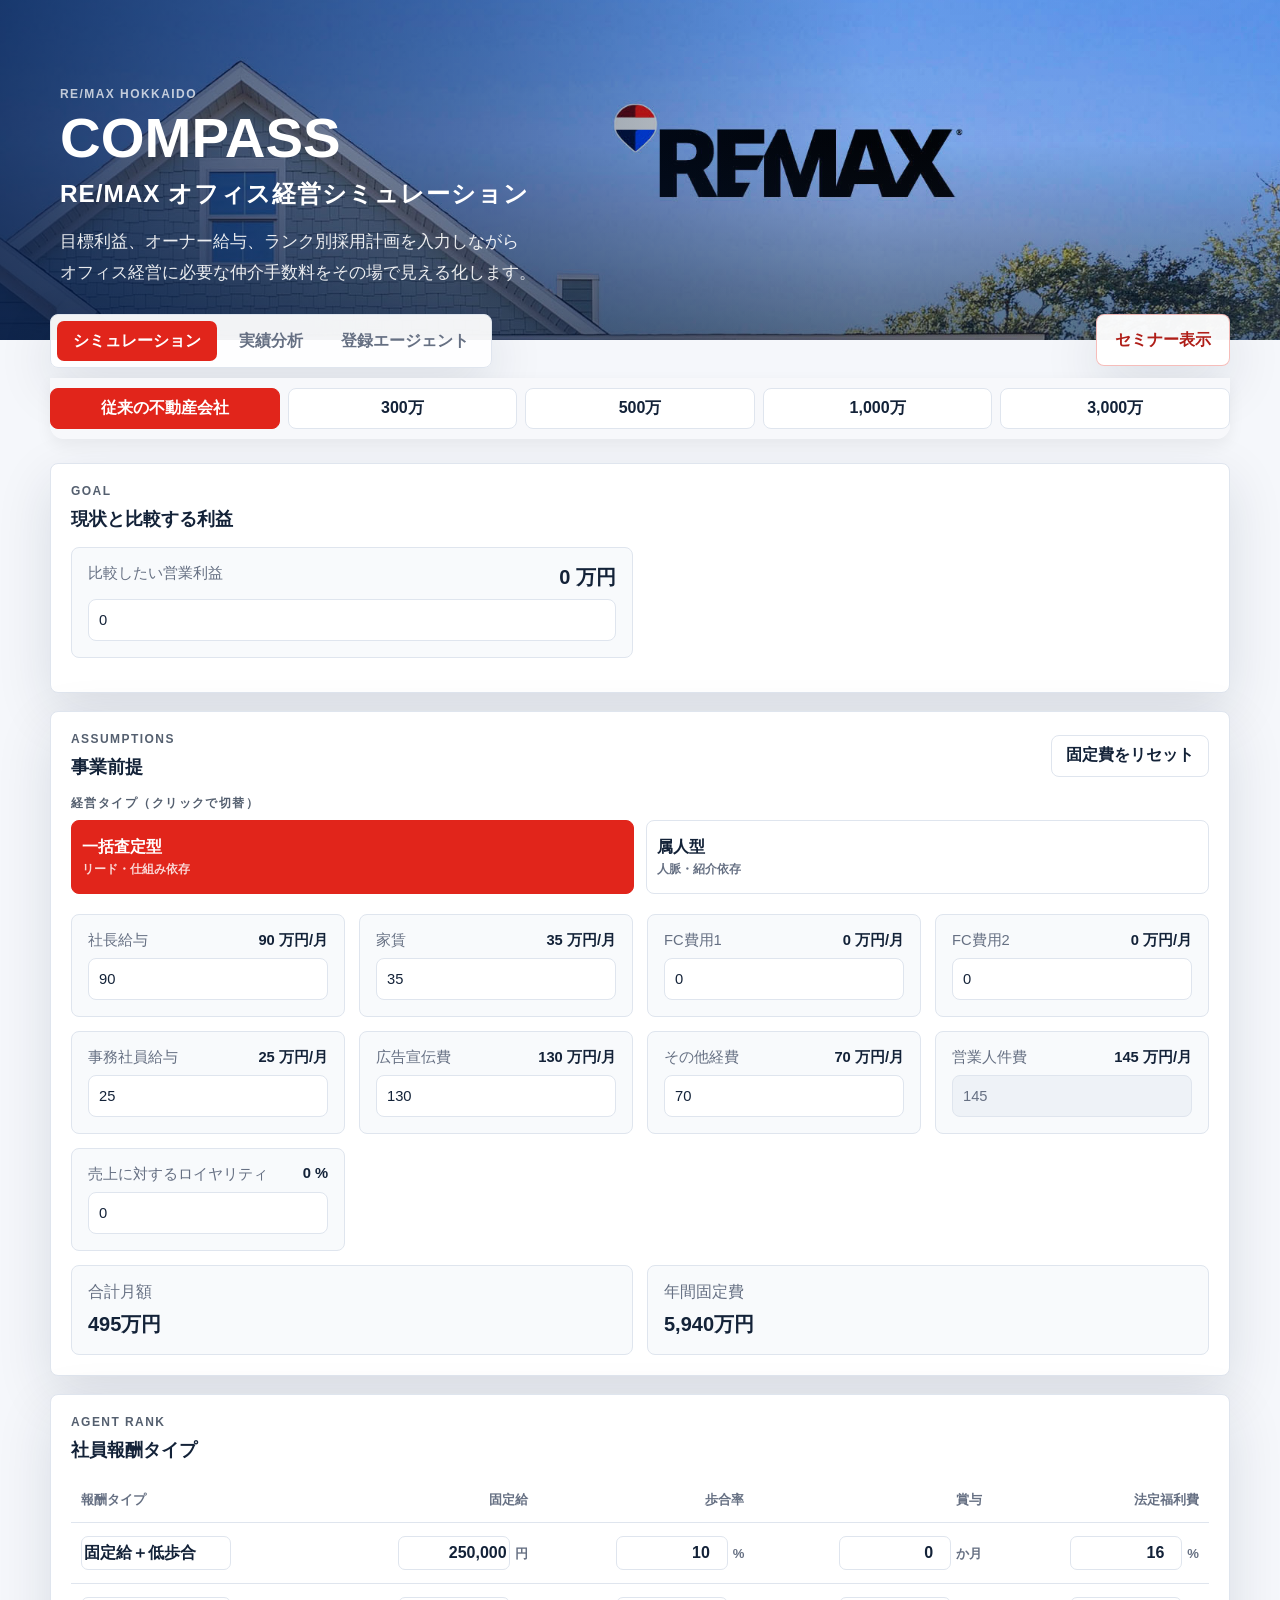
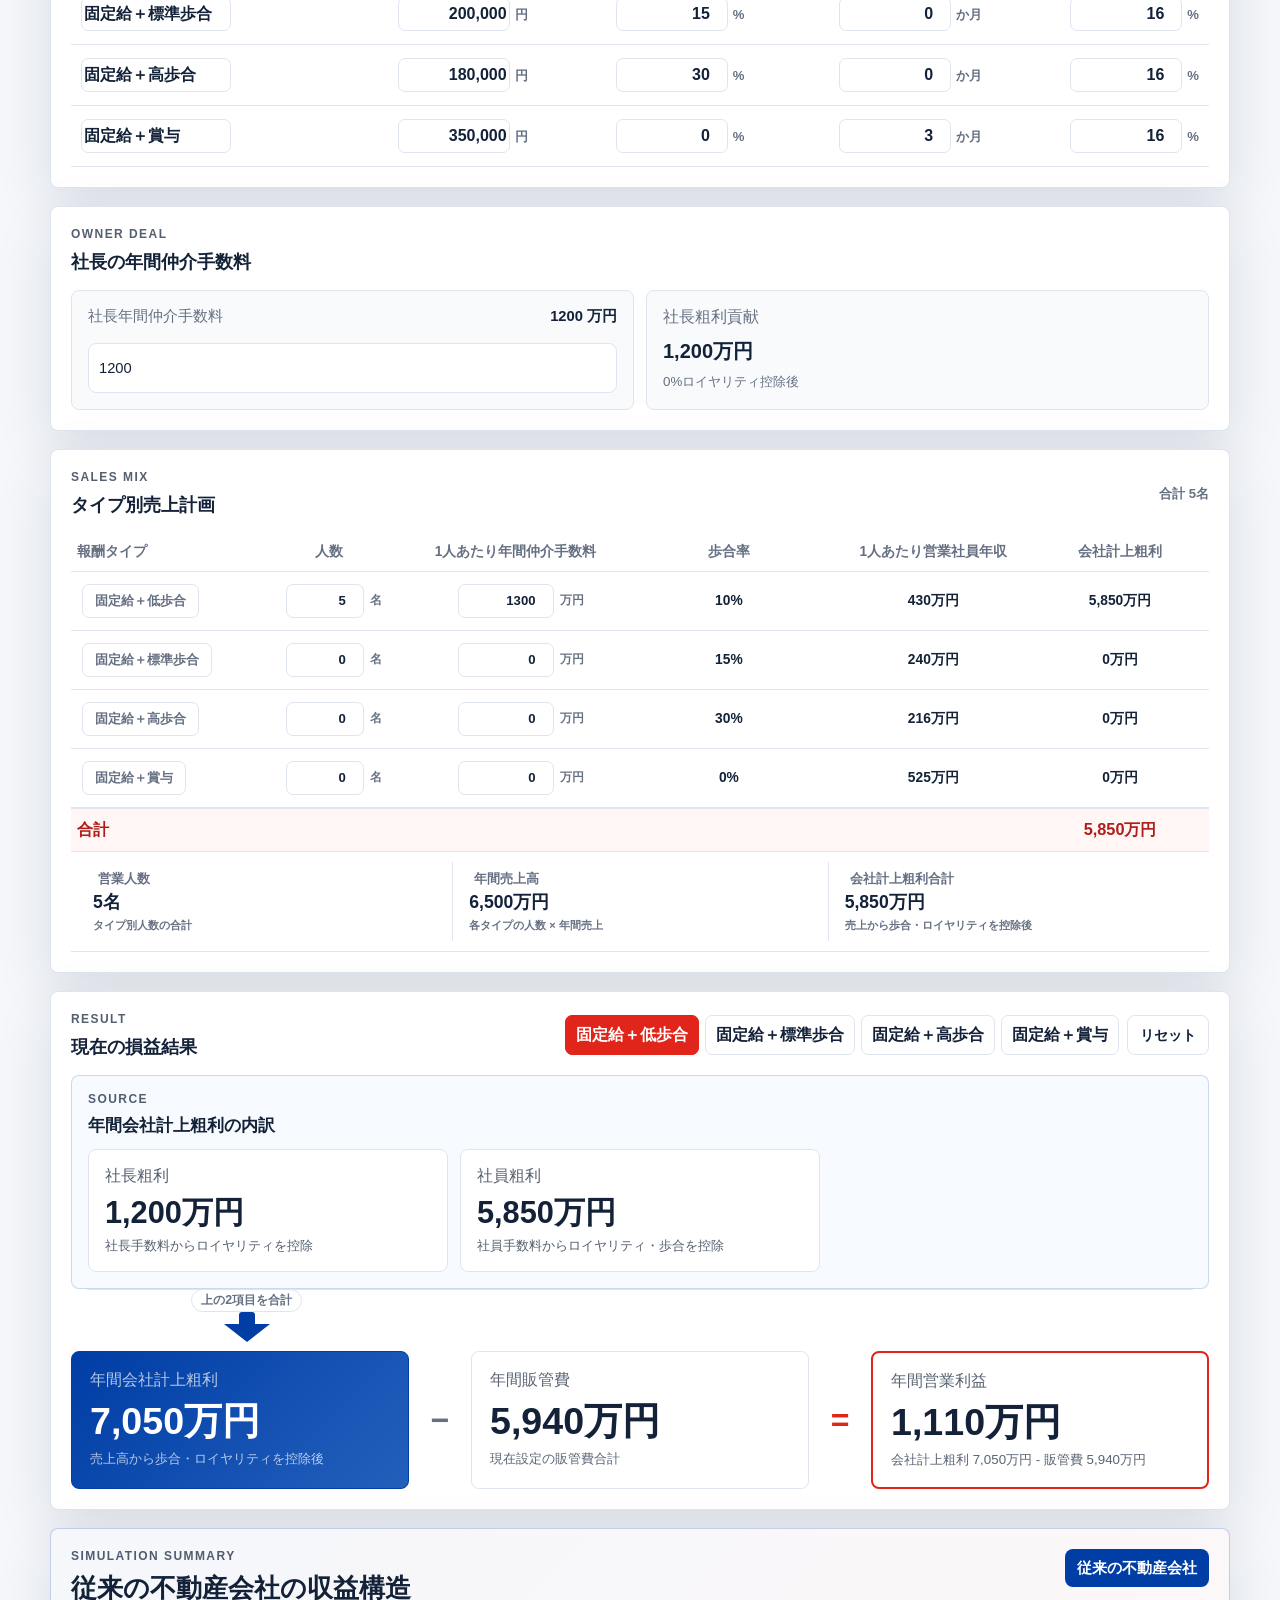
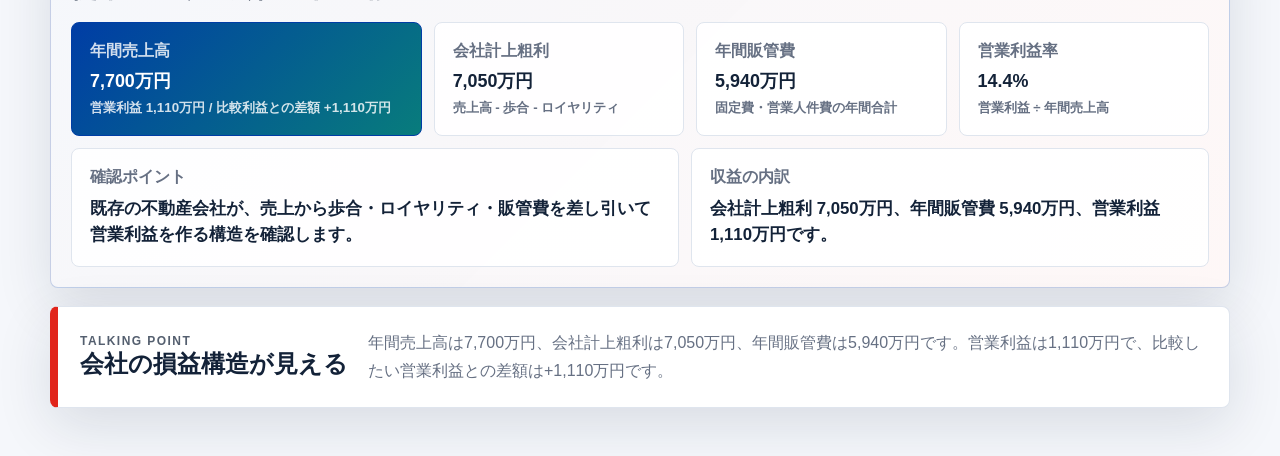
<file: index.html>
<!doctype html>
<html lang="ja">
  <head>
    <meta charset="UTF-8" />
    <meta name="viewport" content="width=device-width, initial-scale=1.0" />
    <title>COMPASS | RE/MAX オフィス経営シミュレーション</title>
    <!-- styles.css も app.js 同様、毎回キャッシュ無効化（編集が即反映されるように） -->
    <script>document.write('<link rel="stylesheet" href="styles.css?v=' + Date.now() + '">');</script>
  </head>
  <body data-view="simulation">
    <main class="app-shell">
      <section class="hero">
        <div class="hero__media" aria-hidden="true"></div>
        <div class="hero__content">
          <p class="eyebrow">RE/MAX Hokkaido</p>
          <h1>COMPASS</h1>
          <p class="hero__tagline">RE/MAX オフィス経営シミュレーション</p>
          <p>
            <span>目標利益、オーナー給与、ランク別採用計画を入力しながら</span><span>オフィス経営に必要な仲介手数料をその場で見える化します。</span>
          </p>
        </div>
      </section>

      <section class="workspace">
        <div class="workspace-topbar">
          <nav class="view-tabs" aria-label="表示切替">
            <button class="view-tab is-active" data-view-tab="simulation" type="button">シミュレーション</button>
            <button class="view-tab" data-view-tab="actual" type="button">実績分析</button>
            <button class="view-tab" data-view-tab="agents" type="button">登録エージェント</button>
          </nav>
          <button class="seminar-toggle" id="seminarToggle" type="button" aria-pressed="false">セミナー表示</button>
        </div>

        <section class="results" aria-label="シミュレーション結果">
          <div class="phase-sticky-bar">
            <div class="preset-row preset-row--phase" role="group" aria-label="利益フェーズ">
              <button class="preset is-active" data-preset="current" type="button"><strong>従来の不動産会社</strong><small>歩合・固定費型の収益構造（比較用）</small></button>
              <button class="preset" data-preset="phase300" type="button"><strong>300万</strong><small>新規独立・未経験の立ち上げ</small></button>
              <button class="preset" data-preset="phase500" type="button"><strong>500万</strong><small>少人数・固定費軽めのモデル</small></button>
              <button class="preset" data-preset="phase1000" type="button"><strong>1,000万</strong><small>10名体制の成長期モデル</small></button>
              <button class="preset" data-preset="phase3000" type="button"><strong>3,000万</strong><small>採用力で伸ばす拡大期モデル</small></button>
            </div>
          </div>
          <section class="goal-panel" aria-labelledby="goalTitle">
            <div class="panel-heading">
              <div>
                <p class="eyebrow">Goal</p>
                <h2 id="goalTitle">最初に決める目標</h2>
              </div>
            </div>

            <div class="goal-grid">
              <label class="field field--number field--target">
                <span id="targetProfitLabel">年間目標利益</span>
                <strong><output id="targetProfitOut">300</output> 万円</strong>
                <input id="targetProfit" type="number" min="0" max="5000" step="100" value="300" inputmode="numeric" />
              </label>
            </div>

          </section>

          <section class="actual-panel" aria-labelledby="actualTitle">
            <div class="panel-heading">
              <div>
                <p class="eyebrow">Actuals</p>
                <h2 id="actualTitle">売上分析</h2>
              </div>
            </div>

            <section class="analysis-section" aria-labelledby="importTitle">
              <div class="section-title">
                <div>
                  <p class="eyebrow">Import</p>
                  <h3 id="importTitle">売上CSV取込</h3>
                </div>
                <span>売上CSVから年度別・エージェント別に売上を集計します</span>
              </div>
              <div class="import-grid">
                <article>
                  <strong>売上CSV</strong>
                  <span>入金明細から各エージェントの月別売上と件数を集計します。</span>
                  <label class="file-button">
                    <input id="actualCsvInput" type="file" accept=".csv,text/csv" />
                    売上CSVを選択
                  </label>
                  <button class="secondary-file-button" id="actualCsvClearButton" type="button">読込データをクリア</button>
                  <button class="secondary-file-button" id="exportPolarisButton" type="button">📤 オフィス開発システムへ書き出し（自動連携）</button>
                </article>
              </div>
              <div class="csv-import-status" id="actualCsvImportStatus"></div>
            </section>

            <div class="actual-empty" id="actualEmpty">
              <strong>売上CSVを読み込むと、年度ごとのエージェント別売上一覧が表示されます。</strong>
              <span>登録エージェントの年間フィー一覧と同じように、月別・年間合計で確認できます。</span>
            </div>

            <div class="actual-loaded" id="actualLoaded" hidden>
              <div class="actual-offices" id="actualOfficeFilter" role="group" aria-label="オフィス選択"></div>
              <div class="actual-periods" id="actualPeriods" role="group" aria-label="実績表示期間"></div>

              <section class="analysis-section" aria-labelledby="dashboardTitle">
                <div class="section-title">
                  <div>
                    <p class="eyebrow">Dashboard</p>
                    <h3 id="dashboardTitle">分析ダッシュボード</h3>
                  </div>
                </div>
                <div class="actual-summary" id="actualSummary"></div>
                <div class="insight-note" id="dashboardSummary"></div>
              </section>

              <section class="analysis-section" id="officeComparison" hidden></section>

              <section class="analysis-section" aria-labelledby="salesAnnualTitle">
                <div class="section-title">
                  <div>
                        <p class="eyebrow">Sales</p>
                    <h3 id="salesAnnualTitle">年間売上一覧</h3>
                  </div>
                  <span>売上高と件数をエージェント別・月別に表示します</span>
                </div>
                <div class="table-wrap">
                  <table class="actual-table agent-annual-table actual-sales-table">
                      <thead>
                        <tr>
                          <th>エージェント</th>
                          <th>区分</th>
                          <th>1月</th>
                          <th>2月</th>
                          <th>3月</th>
                          <th>4月</th>
                          <th>5月</th>
                          <th>6月</th>
                          <th>7月</th>
                          <th>8月</th>
                          <th>9月</th>
                          <th>10月</th>
                          <th>11月</th>
                          <th>12月</th>
                          <th>年間合計</th>
                        </tr>
                      </thead>
                    <tbody id="actualAnnualSalesRows"></tbody>
                    </table>
                  </div>
              </section>

              <section id="managementSummary" hidden></section>
              <div id="accountingSummary" hidden></div>
              <div id="nextDataSummary" hidden></div>
              <input id="expenseCsvInput" type="file" accept=".csv,text/csv" hidden />
            </div>
          </section>

          <section class="agent-register-panel" aria-labelledby="agentRegisterPanelTitle">
            <div class="panel-heading">
              <div>
                <p class="eyebrow">Agent Register</p>
                <h2 id="agentRegisterPanelTitle">登録エージェント</h2>
              </div>
            </div>

            <section class="analysis-section agent-register-section" aria-labelledby="agentRegisterTitle">
              <div class="section-title">
                <div>
                  <p class="eyebrow">Register</p>
                  <h3 id="agentRegisterTitle">エージェント登録</h3>
                </div>
                <span>契約月に登録料、契約月から月額フィー、翌年以降の契約月に更新料を集計します</span>
              </div>

              <form class="agent-register-form" id="agentRegisterForm">
                <label class="field field--number">
                  <span>エージェント名</span>
                  <input id="agentNameInput" type="text" autocomplete="off" required />
                </label>
                <label class="field field--number">
                  <span>ランク</span>
                  <select id="agentRankInput" required>
                    <option value="A">A</option>
                    <option value="B">B</option>
                    <option value="C" selected>C</option>
                    <option value="D">D</option>
                  </select>
                </label>
                <label class="field field--number">
                  <span>宅建区分</span>
                  <select id="agentLicenseInput" required>
                    <option value="宅建士" selected>宅建士</option>
                    <option value="宅建士（専任）">宅建士（専任）</option>
                    <option value="無">無</option>
                  </select>
                </label>
                <label class="field field--number">
                  <span>初回フィー</span>
                  <input id="agentFeeInput" type="number" min="0" step="1000" value="34000" inputmode="numeric" required />
                </label>
                <label class="field field--number">
                  <span>登録料額</span>
                  <input id="agentRegistrationInput" type="number" min="0" step="1000" value="60000" inputmode="numeric" />
                </label>
                <label class="field field--number">
                  <span>コミッション率</span>
                  <input id="agentCommissionInput" type="number" min="0" max="100" step="1" value="60" inputmode="decimal" readonly required />
                </label>
                <label class="field field--number">
                  <span>更新料額</span>
                  <input id="agentRenewalInput" type="number" min="0" step="1000" value="0" inputmode="numeric" />
                </label>
                <label class="field field--number">
                  <span>契約締結月</span>
                  <input id="agentContractInput" type="month" required />
                </label>
                <button class="file-button agent-add-button" type="submit">登録</button>
              </form>

              <section class="head-office-payment-section" aria-labelledby="headOfficePaymentTitle">
                <div class="section-title">
                  <div>
                    <p class="eyebrow">Head Office Cost</p>
                    <h3 id="headOfficePaymentTitle">本部支払設定</h3>
                  </div>
                  <span>エージェント1人あたりの本部支払額を履歴で管理します</span>
                </div>
                <div class="metric-grid head-office-payment-summary" id="headOfficePaymentSummary"></div>
                <div class="head-office-payment-grid">
                  <section aria-labelledby="headOfficeMonthlyTitle">
                    <div class="fee-history-heading">
                      <strong id="headOfficeMonthlyTitle">月額登録料履歴</strong>
                      <span>在籍中のエージェント1人ごとに毎月控除</span>
                    </div>
                    <div class="head-office-history-list" id="headOfficeMonthlyRows"></div>
                    <div class="fee-history-add-row">
                      <input class="agent-table-input agent-table-input--date" id="headOfficeMonthlyStartInput" type="month" />
                      <input class="agent-table-input" id="headOfficeMonthlyAmountInput" type="number" min="0" step="1000" value="5000" inputmode="numeric" />
                      <small>円/月</small>
                      <button class="file-button fee-history-add-button" id="headOfficeMonthlyAddButton" type="button">履歴を追加</button>
                    </div>
                  </section>
                  <section aria-labelledby="headOfficeOneTimeTitle">
                    <div class="fee-history-heading">
                      <strong id="headOfficeOneTimeTitle">登録・更新時支払履歴</strong>
                      <span>契約締結月と更新応当月に1人ごとに控除</span>
                    </div>
                    <div class="head-office-history-list" id="headOfficeOneTimeRows"></div>
                    <div class="fee-history-add-row">
                      <input class="agent-table-input agent-table-input--date" id="headOfficeOneTimeStartInput" type="month" />
                      <input class="agent-table-input" id="headOfficeOneTimeAmountInput" type="number" min="0" step="1000" value="15000" inputmode="numeric" />
                      <small>円/回</small>
                      <button class="file-button fee-history-add-button" id="headOfficeOneTimeAddButton" type="button">履歴を追加</button>
                    </div>
                  </section>
                </div>
              </section>

              <div class="metric-grid agent-income-summary" id="agentIncomeSummary"></div>

              <section class="agent-annual-list" aria-labelledby="agentAnnualListTitle">
                <div class="agent-monthly-heading">
                  <h4 id="agentAnnualListTitle">年間フィー一覧</h4>
                  <label>
                    <span>表示年</span>
                    <input id="agentAnnualYear" type="number" min="2020" max="2100" step="1" />
                  </label>
                </div>
                <div class="table-wrap">
                  <table class="actual-table agent-annual-table">
                    <thead>
                      <tr>
                        <th>氏名</th>
                        <th>区分</th>
                        <th>1月</th>
                        <th>2月</th>
                        <th>3月</th>
                        <th>4月</th>
                        <th>5月</th>
                        <th>6月</th>
                        <th>7月</th>
                        <th>8月</th>
                        <th>9月</th>
                        <th>10月</th>
                        <th>11月</th>
                        <th>12月</th>
                        <th>年間合計</th>
                      </tr>
                    </thead>
                    <tbody id="agentAnnualBillingRows"></tbody>
                  </table>
                </div>
              </section>

              <section class="agent-register-list" aria-labelledby="agentRegisterTableTitle">
                <h4 id="agentRegisterTableTitle">登録エージェント</h4>
                <div class="table-wrap">
                  <table class="actual-table agent-register-table">
                    <thead>
                      <tr>
                        <th>エージェント名</th>
                        <th>ランク</th>
                        <th>宅建区分</th>
                        <th>最新フィー</th>
                        <th>登録料</th>
                        <th>コミッション率</th>
                        <th>更新料</th>
                        <th>契約締結月</th>
                        <th>解約月</th>
                        <th>操作</th>
                      </tr>
                    </thead>
                    <tbody id="registeredAgentRows"></tbody>
                  </table>
                </div>
              </section>
            </section>
          </section>


          <section class="assumption-panel" aria-labelledby="assumptionTitle">
            <div class="panel-heading">
              <div>
                <p class="eyebrow">Assumptions</p>
                <h2 id="assumptionTitle">事業前提</h2>
              </div>
              <button class="reset-button" id="assumptionResetButton" type="button" title="このタブの固定費を最初の金額に戻す">固定費をリセット</button>
            </div>

            <div class="management-type-select" id="managementTypeSelect" hidden>
              <p class="eyebrow">経営タイプ（クリックで切替）</p>
              <div class="preset-row" id="managementTypeButtons" aria-label="経営タイプ"></div>
            </div>

            <div class="assumption-grid">
              <label class="field field--number">
                <span id="ownerSalaryLabel">オーナー給与</span>
                <strong><output id="ownerSalaryOut">30</output> 万円/月</strong>
                <input id="ownerSalary" type="number" min="0" max="500" step="10" value="30" inputmode="numeric" />
              </label>
              <label class="field field--number">
                <span>家賃</span>
                <strong><output id="rentOut">20</output> 万円/月</strong>
                <input id="rent" type="number" min="0" max="500" step="10" value="20" inputmode="numeric" />
              </label>
              <label class="field field--number">
                <span id="officeFeeLabel">オフィスフィー</span>
                <strong><output id="officeFeeOut">10</output> 万円/月</strong>
                <input id="officeFee" type="number" min="0" max="500" step="10" value="10" inputmode="numeric" />
              </label>
              <label class="field field--number">
                <span id="adCoopFeeLabel">広告協力金</span>
                <strong><output id="adCoopFeeOut">3</output> 万円/月</strong>
                <input id="adCoopFee" type="number" min="0" max="500" step="10" value="3" inputmode="numeric" />
              </label>
              <label class="field field--number">
                <span id="officeStaffLabel">スタッフ給与</span>
                <strong><output id="officeStaffOut">0</output> 万円/月</strong>
                <input id="officeStaff" type="number" min="0" max="500" step="10" value="0" inputmode="numeric" />
              </label>
              <label class="field field--number">
                <span id="otherExpenseLabel">その他経費</span>
                <strong><output id="otherExpenseOut">10</output> 万円/月</strong>
                <input id="otherExpense" type="number" min="0" max="1000" step="10" value="10" inputmode="numeric" />
              </label>
              <label class="field field--number current-assumption-field" hidden>
                <span>その他経費</span>
                <strong><output id="generalExpenseOut">0</output> 万円/月</strong>
                <input id="generalExpense" type="number" min="0" max="1000" step="10" value="0" inputmode="numeric" />
              </label>
              <label class="field field--number current-assumption-field" hidden>
                <span>営業人件費</span>
                <strong><output id="salesEmployeeSalaryOut">0</output> 万円/月</strong>
                <input id="salesEmployeeSalary" type="number" min="0" max="1000" step="10" value="0" inputmode="numeric" readonly />
              </label>
              <label class="field field--number">
                <span id="salesRoyaltyRateLabel">売上に対するロイヤリティ</span>
                <strong><output id="salesRoyaltyRateOut">0</output> %</strong>
                <input id="salesRoyaltyRate" type="number" min="0" max="100" step="0.1" value="0" inputmode="decimal" />
              </label>
            </div>

            <div class="assumption-summary">
              <article>
                <span>合計月額</span>
                <strong id="monthlyFixedTotal">73万円</strong>
              </article>
              <article>
                <span>年間固定費</span>
                <strong id="annualFixedTotal">876万円</strong>
              </article>
            </div>
          </section>

          <section class="rank-panel" aria-labelledby="rankTitle">
            <div class="panel-heading">
              <div>
                <p class="eyebrow">Agent Rank</p>
                <h2 id="rankTitle">ランク別フィー・コミッション設定</h2>
              </div>
              <strong class="rank-source" id="rankSource">KYOUEI札幌AGTフィー報酬割合</strong>
            </div>

            <div class="rank-reference" id="rankReference" hidden></div>

            <div class="table-wrap">
              <table class="rank-table">
                <thead>
                  <tr>
                    <th>ランク</th>
                    <th>月額Agフィー</th>
                    <th>宅建士 通常</th>
                    <th>非保持者 通常</th>
                    <th>達成基準</th>
                    <th>宅建士 達成後</th>
                  </tr>
                </thead>
                <tbody id="rankRows"></tbody>
              </table>
            </div>
          </section>


          <section class="owner-panel" aria-labelledby="ownerDealTitle">
            <div class="panel-heading">
              <div>
                <p class="eyebrow">Owner Deal</p>
                <h2 id="ownerDealTitle">オーナーの年間仲介手数料</h2>
              </div>
            </div>

            <div class="owner-deal-grid owner-deal-grid--compact">
              <label class="field field--number owner-deal-field">
                <span id="ownerTransactionLabel">オーナー年間仲介手数料</span>
                <strong><output id="ownerTransactionOut">500</output> 万円</strong>
                <input id="ownerTransaction" type="number" min="0" max="10000" step="50" value="500" inputmode="numeric" />
              </label>
              <article>
                <span id="ownerRevenueLabel">オーナー粗利貢献</span>
                <strong id="ownerRevenueValue">470万円</strong>
                <small id="ownerRevenueNote">6%ブローカーフィー控除後</small>
              </article>
            </div>
          </section>

          <section class="rank-plan-panel" aria-labelledby="rankPlanTitle">
            <div class="panel-heading">
              <div>
                <p class="eyebrow" id="rankPlanEyebrow">Recruiting Mix</p>
                <h2 id="rankPlanTitle">ランク別採用計画</h2>
              </div>
              <strong class="rank-source" id="rankPlanTotal">合計 0名</strong>
            </div>

            <div class="table-wrap">
              <table class="rank-plan-table">
                <thead>
                  <tr>
                    <th>ランク</th>
                    <th>採用人数</th>
                    <th>1人あたり年間仲介手数料</th>
                    <th>月額Agフィー</th>
                    <th>歩合率</th>
                    <th><span>1人あたりAg収入</span><small>支払Agフィー控除後</small></th>
                    <th>手数料由来オフィス粗利</th>
                  </tr>
                </thead>
                <tbody id="rankPlanRows"></tbody>
                <tfoot>
                  <tr class="rank-plan-total-row">
                    <td colspan="6">合計</td>
                    <td id="rankPlanProfitTotal">0万円</td>
                  </tr>
                  <tr class="rank-plan-summary-row">
                    <td id="rankPlanSummaryCell" colspan="7">
                      <div class="rank-plan-summary" id="rankPlanSummary"></div>
                    </td>
                  </tr>
                </tfoot>
              </table>
            </div>
          </section>

          <section class="result-panel" aria-labelledby="resultTitle">
            <div class="panel-heading">
              <div>
                <p class="eyebrow">Result</p>
                <h2 id="resultTitle">現在プランの結果</h2>
              </div>
              <div class="result-actions">
                <button class="phase-badge" id="phaseBadge" type="button">利益300万円</button>
                <div class="rank-plan-type-buttons" id="rankPlanTypeButtons" hidden aria-label="社員タイプ別入力"></div>
                <button class="reset-button result-reset-button" id="resetButton" type="button">リセット</button>
              </div>
            </div>

            <div class="result-breakdown-layout">
              <section class="result-breakdown-group gross-source-group" aria-labelledby="grossSourceTitle">
                <div class="result-breakdown-heading">
                  <p class="eyebrow">Source</p>
                  <h3 id="grossSourceTitle">年間オフィス粗利の内訳</h3>
                </div>
                <div class="reverse-grid reverse-grid--source reverse-grid--formula" id="grossSourceGrid">
                  <article class="reverse-card">
                    <span>オーナー粗利</span>
                    <strong id="sourceOwnerRevenue">0万円</strong>
                    <small>オーナー手数料 × 94%</small>
                  </article>
                  <span class="formula-operator" aria-hidden="true">+</span>
                  <article class="reverse-card">
                    <span>Agフィー年間利益</span>
                    <strong id="sourceDeskRevenue">0万円</strong>
                    <small>本部支払0.8万円/月を控除後</small>
                  </article>
                  <span class="formula-operator" aria-hidden="true">+</span>
                  <article class="reverse-card">
                    <span>Ag手数料粗利</span>
                    <strong id="sourceAgentCommissionRevenue">0万円</strong>
                    <small>採用・報酬設計から計算</small>
                  </article>
                </div>
              </section>
            </div>

            <div class="source-sum-flow" aria-hidden="true">
              <span id="sourceSumLabel">上の3項目を合計</span>
              <b>↓</b>
            </div>

            <div class="kpi-grid kpi-grid--formula">
              <article class="kpi kpi--primary">
                <span id="annualRevenueLabel">現在プランの年間オフィス粗利</span>
                <strong id="annualRevenue">0万円</strong>
                <small id="annualRevenueNote">オーナー粗利 + Agフィー年間利益 + Ag手数料粗利</small>
              </article>
              <span class="formula-operator formula-operator--minus" aria-hidden="true">−</span>
              <article class="kpi">
                <span id="annualCostLabel">年間固定費</span>
                <strong id="annualCost">0万円</strong>
                <small id="annualCostNote">事業前提の月額合計 × 12か月</small>
              </article>
              <span class="formula-operator formula-operator--equals" aria-hidden="true">=</span>
              <article class="kpi kpi--profit">
                <span id="annualProfitLabel">現在プランの年間営業利益</span>
                <strong id="annualProfit">0万円</strong>
                <small id="profitNote">年間オフィス粗利 - 年間固定費</small>
              </article>
            </div>

          </section>

          <section class="seminar-summary-panel" aria-labelledby="seminarSummaryTitle">
            <div class="seminar-summary-heading">
              <div>
                <p class="eyebrow">Simulation Summary</p>
                <h2 id="seminarSummaryTitle">オフィス経営の収益構造</h2>
              </div>
              <strong id="seminarPhaseLabel">利益300万円</strong>
            </div>

            <div class="seminar-metric-grid">
              <article class="seminar-metric seminar-metric--primary">
                <span id="seminarPrimaryLabel">年間営業利益</span>
                <strong id="seminarAnnualProfit">0万円</strong>
                <small id="seminarProfitGap">目標との差額 0万円</small>
              </article>
              <article>
                <span id="seminarSecondLabel">採用人数</span>
                <strong id="seminarAgents">0名</strong>
                <small id="seminarSecondNote">ランク別採用計画の合計</small>
              </article>
              <article>
                <span id="seminarThirdLabel">Ag1人あたり必要手数料</span>
                <strong id="seminarRequiredPerAgent">0万円</strong>
                <small id="seminarThirdNote">目標利益から逆算</small>
              </article>
              <article>
                <span id="seminarFourthLabel">5年累計利益</span>
                <strong id="seminarCumulativeProfit">0万円</strong>
                <small id="seminarFourthNote">年次シミュレーション</small>
              </article>
            </div>

            <div class="seminar-talk-grid">
              <article>
                <span>確認ポイント</span>
                <p id="seminarTalkPoint">目標利益、採用人数、必要手数料の関係を確認します。</p>
              </article>
              <article>
                <span>収益の内訳</span>
                <p id="seminarRevenueMix">オーナー粗利、Agフィー、Ag手数料粗利を合計します。</p>
              </article>
            </div>
          </section>

          <div class="insight-band">
            <div>
              <p class="eyebrow">Talking Point</p>
              <h2 id="headline">オフィス経営の魅力</h2>
            </div>
            <p id="insight">
              条件を調整すると、収益の伸び方と営業利益の見通しがここに表示されます。
            </p>
          </div>


          <section class="table-panel" aria-labelledby="tableTitle">
            <div class="panel-heading">
              <div>
                <p class="eyebrow">Projection</p>
                <h2 id="tableTitle">年次シミュレーション</h2>
              </div>
            </div>

            <div class="projection-setting">
              <label class="field field--number">
                <span>1件あたり平均仲介手数料</span>
                <strong><output id="feeOut">80</output> 万円</strong>
                <input id="fee" type="number" min="0" max="1000" step="10" value="80" inputmode="numeric" />
              </label>
              <p>年間成約件数の換算にだけ使用します。年次表は「昇格モデル」前提です ―― 毎年ランクD（新人）を3名採用し、D→C→B→A と昇格（C→B・B→A 各60%／A離職15%）、昇格に応じてランク別の手数料水準（D70〜A1,400万）で生産性が上がり、固定費は毎年5.5%増。離職があるため在籍数の純増は3名より少なくなります。</p>
            </div>
            <div class="table-wrap">
              <table>
                <thead>
                  <tr>
                    <th>年</th>
                    <th>エージェント数</th>
                    <th>年間成約</th>
                    <th>年間オフィス粗利</th>
                    <th>営業利益</th>
                    <th>累計利益</th>
                  </tr>
                </thead>
                <tbody id="projectionRows"></tbody>
              </table>
            </div>
          </section>

        </section>
      </section>
    </main>

    <!-- ④ セミナー表示中のみ表示：発表者が会場・投影機に合わせて文字サイズを現場調整 -->
    <div class="seminar-zoom" role="group" aria-label="文字サイズ調整">
      <span class="seminar-zoom__title">文字サイズ</span>
      <button class="seminar-zoom__btn" id="seminarZoomDown" type="button" aria-label="文字を小さく">−</button>
      <button class="seminar-zoom__level" id="seminarZoomLevel" type="button" title="クリックで標準(100%)に戻す">100%</button>
      <button class="seminar-zoom__btn" id="seminarZoomUp" type="button" aria-label="文字を大きく">＋</button>
    </div>

    <!-- ローカル/セミナー運用中はブラウザのキャッシュで旧コードを掴まないよう、
         読み込みのたびに app.js をキャッシュ無効化（毎回最新を取得）。 -->
    <script>document.write('<scr' + 'ipt src="app.js?v=' + Date.now() + '"></scr' + 'ipt>');</script>
  </body>
</html>
</file>
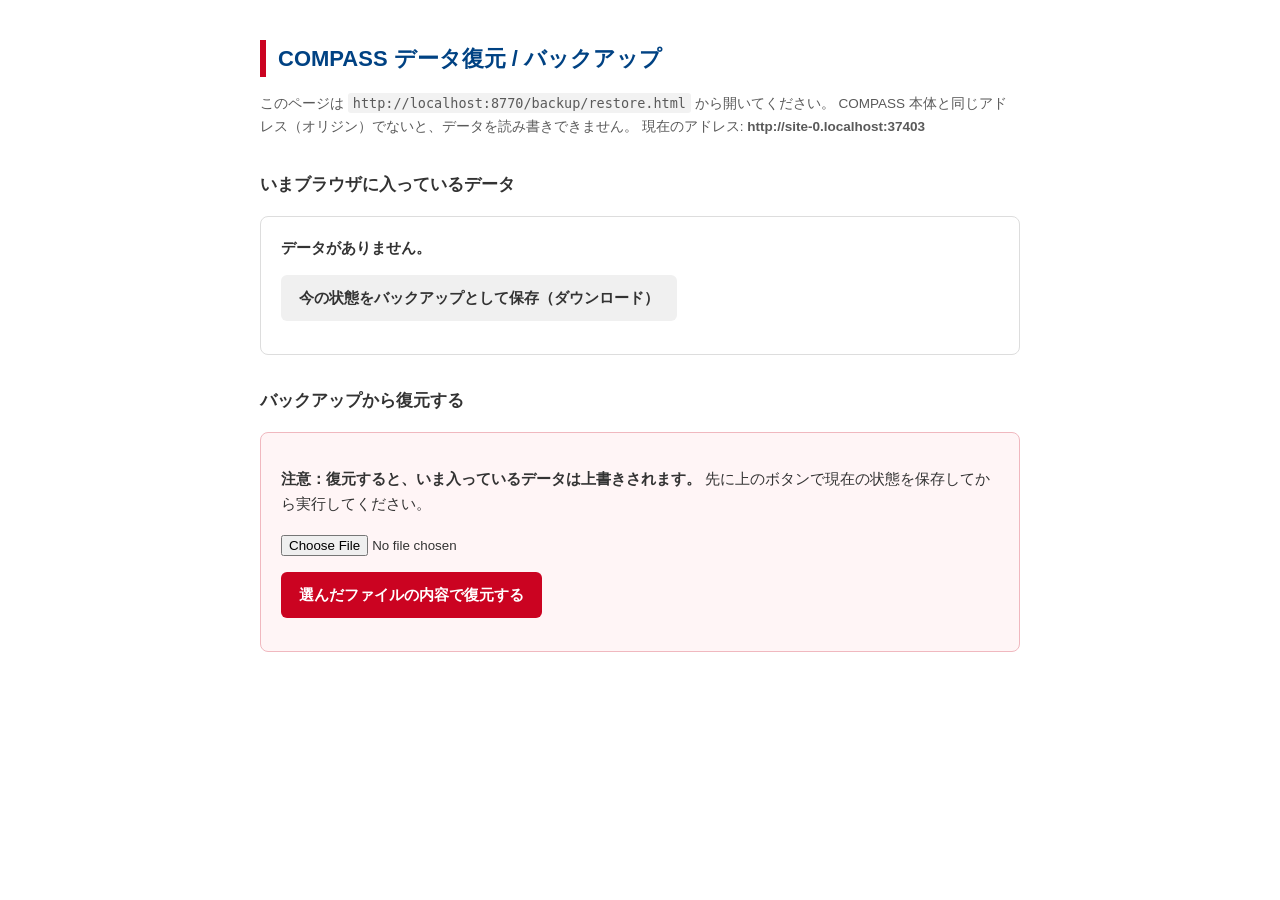
<file: backup/restore.html>
<!doctype html>
<html lang="ja">
<head>
<meta charset="utf-8">
<title>COMPASS データ復元 / バックアップ</title>
<style>
  body { font: 15px/1.7 "Hiragino Kaku Gothic ProN", sans-serif; color: #333;
         max-width: 760px; margin: 40px auto; padding: 0 20px; }
  h1 { font-size: 22px; color: #004283; border-left: 6px solid #cb0321; padding-left: 12px; }
  h2 { font-size: 17px; margin-top: 32px; }
  .card { border: 1px solid #ddd; border-radius: 8px; padding: 18px 20px; margin: 16px 0; }
  .warn { background: #fff5f6; border-color: #f0b8bf; }
  button { font: inherit; font-weight: 700; border: 0; border-radius: 6px;
           padding: 10px 18px; cursor: pointer; }
  .primary { background: #cb0321; color: #fff; }
  .ghost { background: #f0f0f0; color: #333; }
  table { border-collapse: collapse; margin-top: 10px; }
  td, th { border: 1px solid #e0e0e0; padding: 6px 12px; text-align: left; }
  th { background: #f7f7f7; }
  code { background: #f2f2f2; padding: 2px 5px; border-radius: 3px; }
  #log { white-space: pre-wrap; margin-top: 14px; }
  .note { color: #5a5a5a; font-size: 13.5px; }
</style>
</head>
<body>

<h1>COMPASS データ復元 / バックアップ</h1>

<p class="note">
  このページは <code>http://localhost:8770/backup/restore.html</code> から開いてください。
  COMPASS 本体と同じアドレス（オリジン）でないと、データを読み書きできません。
  現在のアドレス: <strong id="origin"></strong>
</p>

<h2>いまブラウザに入っているデータ</h2>
<div class="card">
  <div id="current">読み込み中…</div>
  <p><button class="ghost" id="dl">今の状態をバックアップとして保存（ダウンロード）</button></p>
</div>

<h2>バックアップから復元する</h2>
<div class="card warn">
  <p><strong>注意：復元すると、いま入っているデータは上書きされます。</strong>
     先に上のボタンで現在の状態を保存してから実行してください。</p>
  <p><input type="file" id="file" accept="application/json"></p>
  <p><button class="primary" id="restore" disabled>選んだファイルの内容で復元する</button></p>
</div>

<div id="log"></div>

<script>
const KEY_LABELS = {
  remaxActualSalesRows: "実績分析（売上CSV取込データ）",
  remaxRegisteredAgents: "登録エージェント",
  remaxHeadOfficePaymentSettings: "本部支払い設定",
  remaxSeminarMode: "セミナー表示のON/OFF",
  remaxSeminarFontPx: "セミナー表示の文字サイズ",
  remaxSelfOfficeName: "自社オフィス名"
};

const $ = (id) => document.getElementById(id);
$("origin").textContent = location.origin;

function countOf(key, raw) {
  try {
    const v = JSON.parse(raw);
    if (Array.isArray(v)) return v.length + " 件";
  } catch (e) {}
  return (raw || "").length + " 文字";
}

function snapshot() {
  const out = {};
  for (const k of Object.keys(localStorage)) out[k] = localStorage.getItem(k);
  return out;
}

function renderCurrent() {
  const data = snapshot();
  const keys = Object.keys(data);
  if (!keys.length) { $("current").innerHTML = "<strong>データがありません。</strong>"; return; }
  const rows = keys.map(k =>
    `<tr><td>${KEY_LABELS[k] || k}</td><td>${countOf(k, data[k])}</td><td><code>${k}</code></td></tr>`
  ).join("");
  $("current").innerHTML =
    `<table><tr><th>内容</th><th>量</th><th>キー</th></tr>${rows}</table>`;
}
renderCurrent();

$("dl").addEventListener("click", () => {
  const payload = JSON.stringify({
    savedAt: new Date().toISOString(),
    origin: location.origin,
    localStorage: snapshot()
  });
  const d = new Date();
  const stamp = d.getFullYear() + "-" + String(d.getMonth() + 1).padStart(2, "0")
              + "-" + String(d.getDate()).padStart(2, "0");
  const a = document.createElement("a");
  a.href = URL.createObjectURL(new Blob([payload], {type: "application/json"}));
  a.download = stamp + "_compass_localstorage.json";
  a.click();
  URL.revokeObjectURL(a.href);
  $("log").textContent = "ダウンロードフォルダに保存しました。"
    + "\nbackup/ フォルダへ移動しておくと、次回ここから復元できます。";
});

let pending = null;
$("file").addEventListener("change", async (e) => {
  const f = e.target.files[0];
  if (!f) { pending = null; $("restore").disabled = true; return; }
  try {
    const parsed = JSON.parse(await f.text());
    const store = parsed.localStorage || parsed;   // 素のキー辞書でも受け付ける
    if (typeof store !== "object") throw new Error("形式が違います");
    pending = store;
    $("restore").disabled = false;
    const lines = Object.keys(store)
      .map(k => `  ・${KEY_LABELS[k] || k}：${countOf(k, store[k])}`).join("\n");
    $("log").textContent = `読み込んだバックアップ（${parsed.savedAt || "日時不明"}）\n${lines}`;
  } catch (err) {
    pending = null; $("restore").disabled = true;
    $("log").textContent = "このファイルは読めませんでした：" + err.message;
  }
});

$("restore").addEventListener("click", () => {
  if (!pending) return;
  if (!confirm("いま入っているデータを、選んだバックアップの内容で上書きします。実行しますか？")) return;
  for (const [k, v] of Object.entries(pending)) localStorage.setItem(k, v);
  renderCurrent();
  $("log").textContent = "復元しました。COMPASS の画面を開き直してください。";
});
</script>

</body>
</html>
</file>
<file: styles.css>
:root {
  --ink: #132238;
  --muted: #667083;
  --line: #dfe5ee;
  --paper: #ffffff;
  --soft: #f5f7fb;
  --brand: #e1251b;
  --brand-dark: #af1e18;
  --navy: #003da5;
  --aqua: #1aa6a6;
  --gold: #d89a24;
  --shadow: 0 18px 55px rgba(19, 34, 56, 0.12);
}

* {
  box-sizing: border-box;
}

[hidden] {
  display: none !important;
}

body {
  margin: 0;
  min-width: 320px;
  color: var(--ink);
  background: var(--soft);
  font-family: -apple-system, BlinkMacSystemFont, "Segoe UI", sans-serif;
  letter-spacing: 0;
}

button,
input,
select {
  font: inherit;
}

.app-shell {
  min-height: 100vh;
}

.hero {
  position: relative;
  min-height: 340px;
  display: grid;
  align-items: end;
  overflow: hidden;
  color: #fff;
  background: #132238;
}

.hero__media {
  position: absolute;
  inset: 0;
  background:
    linear-gradient(90deg, rgba(0, 25, 70, 0.78), rgba(0, 25, 70, 0.42) 38%, rgba(0, 25, 70, 0.08) 68%),
    linear-gradient(0deg, rgba(19, 34, 56, 0.58), rgba(19, 34, 56, 0.04) 58%),
    url("assets/remax-hero.jpg") 58% 42% / cover no-repeat;
  transform: scale(1.01);
}

.hero__content {
  position: relative;
  width: min(1160px, calc(100% - 36px));
  margin: 0 auto;
  padding: 72px 0 52px;
}

.eyebrow {
  margin: 0 0 8px;
  color: currentColor;
  font-size: 0.75rem;
  font-weight: 800;
  letter-spacing: 0.12em;
  text-transform: uppercase;
  opacity: 0.72;
}

h1,
h2,
p {
  margin-top: 0;
}

h1 {
  max-width: 610px;
  margin-bottom: 16px;
  font-size: clamp(2.25rem, 4.4vw, 4.65rem);
  line-height: 1.02;
  letter-spacing: 0;
}

h1 span {
  display: block;
}

.hero .hero__tagline {
  max-width: 720px;
  margin: -4px 0 16px;
  color: #ffffff;
  font-size: clamp(1.1rem, 1.9vw, 1.65rem);
  font-weight: 700;
  letter-spacing: 0.04em;
  line-height: 1.3;
}

.hero p:not(.eyebrow):not(.hero__tagline) {
  max-width: 720px;
  margin-bottom: 0;
  color: rgba(255, 255, 255, 0.9);
  font-size: 1.08rem;
  line-height: 1.8;
}

.hero p:not(.eyebrow):not(.hero__tagline) span {
  display: block;
}

.workspace {
  width: min(1180px, calc(100% - 28px));
  margin: -26px auto 48px;
  position: relative;
}

.workspace-topbar {
  display: flex;
  align-items: flex-start;
  justify-content: space-between;
  gap: 12px;
  margin-bottom: 14px;
}

.view-tabs {
  display: inline-flex;
  gap: 6px;
  padding: 6px;
  border: 1px solid var(--line);
  border-radius: 8px;
  background: rgba(255, 255, 255, 0.94);
  box-shadow: var(--shadow);
}

.view-tab {
  min-height: 40px;
  padding: 0 16px;
  border: 0;
  border-radius: 7px;
  color: var(--muted);
  background: transparent;
  cursor: pointer;
  font-weight: 900;
}

.view-tab.is-active {
  color: #fff;
  background: var(--brand);
}

.seminar-toggle {
  min-height: 52px;
  padding: 0 18px;
  border: 1px solid rgba(225, 37, 27, 0.3);
  border-radius: 8px;
  color: var(--brand-dark);
  background: rgba(255, 255, 255, 0.96);
  box-shadow: var(--shadow);
  cursor: pointer;
  font-weight: 900;
  white-space: nowrap;
}

.seminar-toggle[aria-pressed="true"] {
  color: #fff;
  border-color: var(--brand);
  background: var(--brand);
}

body[data-seminar="true"] .view-tab[data-view-tab="actual"],
body[data-seminar="true"] .view-tab[data-view-tab="agents"] {
  display: none;
}

body[data-seminar="true"] .view-tabs {
  display: grid;
  grid-template-columns: 1fr;
}

body[data-view="simulation"] .actual-panel,
body[data-view="simulation"] .agent-register-panel {
  display: none;
}

body[data-view="actual"] .results > :not(.actual-panel) {
  display: none;
}

body[data-view="agents"] .results > :not(.agent-register-panel) {
  display: none;
}

.goal-panel,
.assumption-panel,
.table-panel,
.rank-panel,
.rank-plan-panel,
.owner-panel,
.actual-panel,
.agent-register-panel,
.seminar-summary-panel,
.result-panel,
.insight-band {
  background: var(--paper);
  border: 1px solid var(--line);
  border-radius: 8px;
  box-shadow: var(--shadow);
}

.table-panel {
  display: none;
}

.panel-heading {
  display: flex;
  align-items: center;
  justify-content: space-between;
  gap: 16px;
  margin-bottom: 16px;
}

.panel-heading h2 {
  margin: 0;
  font-size: 1.15rem;
}

.icon-button,
.reset-button {
  min-height: 42px;
  border: 1px solid var(--line);
  border-radius: 8px;
  color: var(--ink);
  background: #fff;
  cursor: pointer;
  font-weight: 800;
}

.icon-button {
  width: 42px;
  font-size: 1.25rem;
}

.reset-button {
  padding: 0 14px;
  white-space: nowrap;
}

.preset-row {
  display: grid;
  grid-template-columns: repeat(3, 1fr);
  gap: 8px;
  margin-bottom: 18px;
}

.preset-row--phase {
  grid-template-columns: repeat(5, minmax(0, 1fr));
}

/* 上部フェーズタブ（従来/300/500/1000/3000）のタイトルは中央寄せ */
.preset-row--phase .preset {
  text-align: center;
}

.preset,
.toggle {
  min-height: 38px;
  border: 1px solid var(--line);
  border-radius: 8px;
  background: #fff;
  color: var(--ink);
  cursor: pointer;
  font-weight: 700;
}

.preset {
  display: grid;
  gap: 4px;
  align-content: center;
  min-height: 74px;
  padding: 10px;
  text-align: left;
}

.preset strong,
.preset small {
  display: block;
}

.preset strong {
  font-size: 1rem;
}

.preset small {
  color: var(--muted);
  font-size: 0.72rem;
  line-height: 1.35;
}

.preset.is-active {
  border-color: var(--brand);
  color: #fff;
  background: var(--brand);
}

.preset.is-active small {
  color: rgba(255, 255, 255, 0.82);
}


.field {
  display: grid;
  grid-template-columns: 1fr auto;
  gap: 8px 14px;
  margin-top: 18px;
  color: var(--muted);
  font-size: 0.92rem;
}

.field strong {
  color: var(--ink);
}

.field input,
.field select {
  grid-column: 1 / -1;
  width: 100%;
  accent-color: var(--brand);
}

.field--number input,
.field--number select {
  min-height: 42px;
  padding: 8px 10px;
  border: 1px solid var(--line);
  border-radius: 8px;
  color: var(--ink);
  background: #fff;
}

.field--number input[readonly] {
  color: var(--muted);
  background: #eef2f7;
}

.field--number input:focus {
  outline: 2px solid rgba(225, 37, 27, 0.18);
  border-color: var(--brand);
}

.field--target {
  margin-top: 24px;
  padding-top: 20px;
  border-top: 1px solid var(--line);
}

.goal-grid,
.assumption-grid {
  display: grid;
  grid-template-columns: repeat(2, minmax(0, 1fr));
  gap: 14px;
  margin: 14px 0;
}

.assumption-grid {
  grid-template-columns: repeat(4, minmax(0, 1fr));
  margin-bottom: 0;
}

.goal-grid .field,
.assumption-grid .field,
.projection-setting .field,
.assumption-summary article {
  margin-top: 0;
  padding: 16px;
  border: 1px solid var(--line);
  border-radius: 8px;
  background: #f8fafc;
}

.goal-grid .field--target {
  border-top: 1px solid var(--line);
}

.goal-grid strong {
  font-size: 1.25rem;
}

.assumption-summary {
  display: grid;
  grid-template-columns: repeat(2, minmax(0, 1fr));
  gap: 14px;
  margin-top: 14px;
}

.assumption-summary span {
  display: block;
  color: var(--muted);
}

.assumption-summary strong {
  display: block;
  margin-top: 8px;
  color: var(--ink);
  font-size: 1.25rem;
}

.results {
  display: grid;
  gap: 18px;
}

.results > * {
  min-width: 0;
}

.kpi-grid {
  display: grid;
  grid-template-columns: repeat(3, minmax(0, 1fr));
  gap: 12px;
}

.kpi-grid.kpi-grid--formula {
  grid-template-columns: minmax(0, 1fr) 42px minmax(0, 1fr) 42px minmax(0, 1fr);
  align-items: stretch;
  gap: 10px;
  overflow-x: auto;
}

.kpi {
  min-height: 142px;
  padding: 18px;
  border: 1px solid var(--line);
  border-radius: 8px;
  background: var(--paper);
  box-shadow: var(--shadow);
}

.kpi-grid.kpi-grid--formula .kpi {
  min-height: 128px;
}

.kpi--primary {
  color: #fff;
  border-color: var(--navy);
  background: linear-gradient(135deg, var(--navy), #2360bc);
}

.kpi--profit {
  border-color: var(--brand);
  border-width: 2px;
  box-shadow: 0 0 0 2px rgba(219, 59, 38, 0.12);
}

.kpi span,
.kpi small {
  display: block;
  color: inherit;
  opacity: 0.7;
}

.kpi strong {
  display: block;
  margin: 12px 0 10px;
  color: inherit;
  font-size: clamp(1.55rem, 3vw, 2.35rem);
  line-height: 1;
  white-space: nowrap;
}

.insight-band {
  display: grid;
  grid-template-columns: 270px 1fr;
  gap: 18px;
  align-items: center;
  padding: 22px;
  border-left: 8px solid var(--brand);
}

.insight-band h2,
.insight-band p {
  margin-bottom: 0;
}

.insight-band > p {
  color: var(--muted);
  line-height: 1.75;
}

.seminar-summary-panel {
  border-color: rgba(0, 61, 165, 0.22);
  background:
    linear-gradient(135deg, rgba(0, 61, 165, 0.04), rgba(225, 37, 27, 0.035)),
    #fff;
}

.seminar-summary-heading {
  display: flex;
  align-items: flex-start;
  justify-content: space-between;
  gap: 16px;
  margin-bottom: 16px;
}

.seminar-summary-heading h2 {
  margin: 0;
  font-size: clamp(1.35rem, 2vw, 1.9rem);
}

.seminar-summary-heading strong {
  display: inline-flex;
  align-items: center;
  min-height: 38px;
  padding: 0 12px;
  border-radius: 8px;
  color: #fff;
  background: var(--navy);
  font-size: 0.94rem;
  white-space: nowrap;
}

/* 利益フェーズの追従（スティッキー）タブバー：どこにスクロールしても切替可能 */
.phase-sticky-bar {
  position: sticky;
  top: 0;
  z-index: 40;
  background: rgba(247, 248, 251, 0.97);
  backdrop-filter: blur(6px);
  padding: 10px 0;
  margin: -4px 0 6px;
  border-radius: 0 0 14px 14px;
  box-shadow: 0 6px 16px rgba(0, 0, 0, 0.06);
}
.phase-sticky-bar .preset-row--phase { margin: 0; }
.phase-sticky-bar .preset { min-height: 0; padding: 9px 10px; }
.phase-sticky-bar .preset small { display: none; }


.seminar-metric-grid {
  display: grid;
  grid-template-columns: minmax(0, 1.4fr) repeat(3, minmax(0, 1fr));
  gap: 12px;
}

.seminar-metric-grid article,
.seminar-talk-grid article {
  min-width: 0;
  padding: 18px;
  border: 1px solid var(--line);
  border-radius: 8px;
  background: rgba(255, 255, 255, 0.94);
}

.seminar-metric-grid span,
.seminar-metric-grid small,
.seminar-talk-grid span {
  display: block;
  color: var(--muted);
  font-weight: 800;
}

.seminar-metric-grid strong {
  display: block;
  margin: 10px 0 8px;
  color: var(--ink);
  font-size: clamp(1rem, 1.4vw, 1.6rem);
  line-height: 1.05;
  white-space: nowrap;
}

.seminar-metric--primary {
  color: #fff;
  border-color: var(--navy) !important;
  background: linear-gradient(135deg, var(--navy), #087c7c) !important;
}

.seminar-metric--primary span,
.seminar-metric--primary strong,
.seminar-metric--primary small {
  color: inherit;
}

.seminar-metric--primary span,
.seminar-metric--primary small {
  opacity: 0.82;
}

.seminar-talk-grid {
  display: grid;
  grid-template-columns: minmax(0, 1.08fr) minmax(0, 0.92fr);
  gap: 12px;
  margin-top: 12px;
}

.seminar-talk-grid p {
  margin: 8px 0 0;
  color: var(--ink);
  font-size: 1.05rem;
  font-weight: 800;
  line-height: 1.55;
}

body[data-seminar="true"] .hero {
  min-height: 260px;
}

body[data-seminar="true"] .hero__content {
  padding-top: 52px;
  padding-bottom: 42px;
}

body[data-seminar="true"] .seminar-summary-panel {
  border-color: rgba(225, 37, 27, 0.34);
  box-shadow: 0 18px 55px rgba(0, 61, 165, 0.14);
}

/* === セミナー表示を説明会デッキ（白基調ミニマル・極太・余白広め）に合わせる ===
   写真ヒーローを撤去し、デッキの head() 風（白地＋赤い縦罫＋紺のアイブロー）に。
   主要数字・見出しを拡大し、ボックスの余白を広げて「操作できるスライド」に見せる。
   ※通常表示(body[data-seminar="false"])には一切影響しない追記オーバーライド。 */
body[data-seminar="true"] .hero {
  min-height: 0;
  background: #fff;
  color: #1a1a1a;
  border-bottom: 1px solid #e9e9e9;
}
body[data-seminar="true"] .hero__media { display: none; }
body[data-seminar="true"] .hero__content {
  width: min(1880px, calc(100% - 40px));
  padding: 30px 0 22px 22px;
  border-left: 7px solid #cb0321;
}
body[data-seminar="true"] .hero .eyebrow {
  color: #004283;
  opacity: 1;
  font-size: 0.82rem;
}
body[data-seminar="true"] .hero h1 {
  max-width: none;
  margin-bottom: 10px;
  color: #1a1a1a;
  font-size: clamp(1.95rem, 2.8vw, 2.7rem);
  line-height: 1.12;
}
body[data-seminar="true"] .hero h1 span { display: inline; }
body[data-seminar="true"] .hero p:not(.eyebrow) {
  max-width: 880px;
  color: #5a5a5a;
  font-size: 0.98rem;
  line-height: 1.7;
}
body[data-seminar="true"] .hero p:not(.eyebrow) span { display: inline; }
/* 白ヘッダーになったので、本文がヒーローへ食い込む負マージンを解除 */
/* ① プロジェクター投影：本文も画面いっぱいに広げて余白の無駄をなくす */
body[data-seminar="true"] .workspace {
  width: min(1880px, calc(100% - 40px));
  margin-top: 16px;
}

/* ② セミナー表示“全体”を一律拡大する。
   ルート(html)のフォントサイズを底上げすることで、rem 指定の文字・数字が
   サマリーだけでなく入力欄・採用計画の表・各種数値まで丸ごと大きくなる。
   レイアウト幅は px / min() 固定なので横スクロールは発生せず、縦に伸びるだけ。
   :has() で「セミナー表示中の body を含む html」だけに適用（通常表示は 16px のまま）。 */
html { font-size: 16px; }
/* --seminar-font は発表者の倍率調整(④)で上書きされる。未設定時は既定21px。 */
html:has(body[data-seminar="true"]) { font-size: var(--seminar-font, 21px); }

/* 大きくなった分、数字が桁あふれで切れないよう折り返しを許可（投影では2行でも可読） */
body[data-seminar="true"] .seminar-metric-grid strong,
body[data-seminar="true"] .seminar-summary-heading strong { white-space: normal; }

/* スライドらしい余白・見出し強調 */
body[data-seminar="true"] .seminar-summary-panel { padding: 36px 40px 32px; }
body[data-seminar="true"] .seminar-summary-heading { margin-bottom: 22px; }
body[data-seminar="true"] .seminar-summary-heading h2 { font-size: clamp(2rem, 2.8vw, 3rem); }
body[data-seminar="true"] .seminar-metric-grid { gap: 16px; }
body[data-seminar="true"] .seminar-metric-grid article { padding: 24px 22px; }
body[data-seminar="true"] .seminar-talk-grid { gap: 16px; margin-top: 16px; }
body[data-seminar="true"] .seminar-talk-grid article { padding: 22px 24px; }

/* サマリーの主要数字は“見出し”として全体スケールよりさらに大きく。
   折り返し許可済みなので桁数が増えても切れない。 */
body[data-seminar="true"] .seminar-metric-grid strong {
  margin: 12px 0 8px;
  font-size: clamp(2rem, 2.7vw, 2.6rem);
}
body[data-seminar="true"] .seminar-metric--primary strong { font-size: clamp(2.6rem, 4vw, 4rem); }

/* セミナー表示で文字を拡大すると、表の入力ボックスは固定px幅のままだと
   「84,000円」等の桁数が箱からあふれて欠ける。幅を em（文字連動）に切り替え、
   倍率を上げても箱が一緒に広がって数字が常に収まるようにする。
   表自体も内容幅まで広がるようにし、収まらない時だけ .table-wrap が横スクロール。 */
body[data-seminar="true"] .rank-plan-table,
body[data-seminar="true"] .rank-table {
  width: max-content;
  min-width: 100%;
}
body[data-seminar="true"] .rank-plan-table .rank-input,
body[data-seminar="true"] .rank-plan-table .rank-plan-input,
body[data-seminar="true"] .rank-plan-table .unit-input .rank-input,
body[data-seminar="true"] .rank-plan-table .unit-input .rank-plan-input { width: 6.6em; }
body[data-seminar="true"] .rank-plan-table .unit-input .rank-plan-input--wide,
body[data-seminar="true"] .rank-plan-table .rank-plan-input--wide { width: 8em; }
body[data-seminar="true"] .rank-plan-table .rank-name-input { width: 5em; }
body[data-seminar="true"] .rank-table .rank-input,
body[data-seminar="true"] .rank-table--current .rank-input { width: 7em; }
body[data-seminar="true"] .rank-table .rank-name-input { width: 5em; }

/* ④ 発表者用の文字サイズ調整パネル：セミナー表示中だけ右下に固定表示。
   px 指定でルート拡大(--seminar-font)の影響を受けず、常に同じ大きさで操作しやすい。 */
.seminar-zoom {
  display: none;
  position: fixed;
  right: 18px;
  bottom: 18px;
  z-index: 60;
  align-items: center;
  gap: 8px;
  padding: 8px 10px;
  border: 1px solid var(--line);
  border-radius: 999px;
  background: rgba(255, 255, 255, 0.96);
  box-shadow: 0 8px 24px rgba(0, 0, 0, 0.16);
  backdrop-filter: blur(6px);
}
body[data-seminar="true"] .seminar-zoom { display: inline-flex; }
.seminar-zoom__title {
  font-size: 13px;
  font-weight: 800;
  color: var(--muted);
  padding-left: 4px;
}
.seminar-zoom__btn {
  width: 38px;
  height: 38px;
  border: 1px solid var(--line);
  border-radius: 50%;
  background: #fff;
  color: var(--ink);
  font-size: 22px;
  font-weight: 800;
  line-height: 1;
  cursor: pointer;
}
.seminar-zoom__btn:hover { background: var(--soft); }
.seminar-zoom__btn:active { transform: translateY(1px); }
.seminar-zoom__btn:disabled { opacity: 0.4; cursor: default; }
.seminar-zoom__level {
  min-width: 58px;
  height: 38px;
  padding: 0 6px;
  border: none;
  border-radius: 8px;
  background: transparent;
  color: var(--navy);
  font-size: 16px;
  font-weight: 900;
  font-variant-numeric: tabular-nums;
  cursor: pointer;
}
.seminar-zoom__level:hover { background: var(--soft); }

.goal-panel,
.assumption-panel,
.table-panel,
.rank-panel,
.rank-plan-panel,
.owner-panel,
.actual-panel,
.agent-register-panel,
.seminar-summary-panel,
.result-panel,
.reverse-panel {
  padding: 20px;
}

.panel-heading--compact {
  margin-bottom: 10px;
}

.panel-heading h3 {
  margin: 0;
  font-size: 1rem;
}

.file-button {
  position: relative;
  display: inline-flex;
  align-items: center;
  justify-content: center;
  min-height: 42px;
  padding: 0 14px;
  border: 1px solid var(--brand);
  border-radius: 8px;
  color: #fff;
  background: var(--brand);
  cursor: pointer;
  font-weight: 800;
  white-space: nowrap;
}

.file-button input {
  position: absolute;
  inset: 0;
  opacity: 0;
  cursor: pointer;
}

.actual-empty {
  display: grid;
  gap: 7px;
  padding: 18px;
  border: 1px dashed #b9c4d2;
  border-radius: 8px;
  color: var(--muted);
  background: #f8fafc;
  line-height: 1.6;
}

.actual-empty strong {
  color: var(--ink);
}

.analysis-section {
  margin-bottom: 22px;
  padding: 18px;
  border: 1px solid var(--line);
  border-radius: 8px;
  background: #fff;
}

.analysis-section:last-child {
  margin-bottom: 0;
}

.section-title {
  display: flex;
  align-items: flex-end;
  justify-content: space-between;
  gap: 16px;
  margin-bottom: 14px;
}

.section-title h3 {
  margin: 0;
  font-size: 1.08rem;
}

.section-title > span,
.analysis-rule,
.insight-note {
  color: var(--muted);
  line-height: 1.65;
}

.analysis-rule,
.insight-note {
  margin: 0 0 14px;
  padding: 12px 14px;
  border: 1px dashed #b9c4d2;
  border-radius: 8px;
  background: #f8fafc;
}

.import-grid,
.metric-grid {
  display: grid;
  grid-template-columns: repeat(4, minmax(0, 1fr));
  gap: 12px;
}

.import-grid {
  grid-template-columns: repeat(3, minmax(0, 1fr));
  margin-bottom: 14px;
}

.actual-panel .import-grid {
  grid-template-columns: minmax(260px, 420px);
}

.import-grid article,
.metric-grid article {
  display: grid;
  grid-template-rows: 2.7em auto 1fr;
  align-content: start;
  min-height: 112px;
  padding: 15px;
  border: 1px solid var(--line);
  border-radius: 8px;
  background: #f8fafc;
}

.import-grid strong,
.import-grid span,
.metric-grid span,
.metric-grid small {
  display: block;
}

.import-grid strong {
  color: var(--ink);
}

.import-grid span {
  margin-top: 8px;
  color: var(--muted);
  line-height: 1.55;
}

.metric-grid span,
.metric-grid small {
  color: var(--muted);
}

.metric-grid span {
  align-self: start;
  min-height: 2.7em;
  line-height: 1.35;
}

.metric-grid strong {
  display: block;
  align-self: start;
  margin: 6px 0 8px;
  color: var(--ink);
  font-size: 1.08rem;
  line-height: 1.25;
}

.metric-grid small {
  align-self: start;
  line-height: 1.45;
}

.license-breakdown {
  display: grid !important;
  gap: 2px;
  align-self: start;
  margin-top: 6px;
  color: var(--muted);
  font-size: 0.78rem;
  font-weight: 700;
  line-height: 1.35;
}

.license-breakdown span {
  min-height: 0;
  line-height: inherit;
}

.source-status {
  margin-top: 12px;
}

.analysis-columns {
  display: grid;
  grid-template-columns: minmax(0, 0.86fr) minmax(0, 1.14fr);
  gap: 14px;
  margin-top: 16px;
}

.analysis-columns section {
  min-width: 0;
}

.agent-register-form {
  display: grid;
  grid-template-columns: repeat(auto-fit, minmax(145px, 1fr));
  gap: 12px;
  align-items: end;
  margin-bottom: 16px;
}

.agent-register-form .field {
  min-height: 100%;
  margin-top: 0;
  padding: 13px;
  border: 1px solid var(--line);
  border-radius: 8px;
  background: #f8fafc;
}

.agent-register-form .field span {
  color: var(--muted);
  font-weight: 800;
}

.agent-add-button {
  min-height: 58px;
  align-self: stretch;
}

.agent-income-summary {
  grid-template-columns: repeat(6, minmax(0, 1fr));
  margin-bottom: 16px;
}

.head-office-payment-section {
  margin: 16px 0;
  padding: 16px;
  border: 1px solid var(--line);
  border-radius: 8px;
  background: #fbfcfe;
}

.head-office-payment-summary {
  grid-template-columns: repeat(6, minmax(0, 1fr));
  margin-bottom: 14px;
}

.head-office-payment-grid {
  display: grid;
  grid-template-columns: repeat(2, minmax(0, 1fr));
  gap: 14px;
}

.head-office-payment-grid > section {
  min-width: 0;
  padding: 14px;
  border: 1px solid var(--line);
  border-radius: 8px;
  background: #fff;
}

.head-office-history-list {
  display: grid;
  gap: 8px;
  margin: 12px 0 0;
}

.head-office-history-item {
  display: grid;
  grid-template-columns: minmax(0, 1fr) minmax(0, 1fr) 46px 92px;
  gap: 6px;
  align-items: center;
}

.head-office-history-item small {
  color: var(--muted);
  font-size: 0.72rem;
  font-weight: 800;
}

.agent-annual-list {
  margin: 4px 0 18px;
  padding-top: 16px;
  border-top: 1px solid var(--line);
}

.agent-annual-list .agent-monthly-heading {
  align-items: flex-end;
}

.agent-annual-list .agent-monthly-heading > span {
  color: var(--muted);
  font-size: 0.86rem;
  line-height: 1.55;
}

.actual-panel .agent-annual-table,
.agent-register-panel .agent-annual-table {
  min-width: 1440px;
  table-layout: auto;
}

.agent-annual-table th,
.agent-annual-table td {
  border-right: 1px solid var(--line);
  text-align: center;
  vertical-align: middle;
  white-space: nowrap !important;
  overflow-wrap: normal;
}

.agent-annual-table th:first-child,
.agent-annual-table td:first-child {
  text-align: left;
  white-space: normal !important;
}

.agent-annual-table th:nth-child(1) {
  min-width: 190px;
}

.agent-annual-table th:nth-child(2) {
  min-width: 76px;
}

.agent-annual-table th:not(:first-child):not(:nth-child(2)) {
  min-width: 86px;
}

.agent-annual-table td:not(.agent-annual-name):not(.agent-annual-kind) {
  font-size: 0.78rem !important;
  line-height: 1.2 !important;
}

.agent-annual-name {
  background: #fff;
}

.agent-annual-name strong,
.agent-annual-name small {
  display: block;
}

.agent-annual-name strong {
  margin-bottom: 6px;
  color: var(--ink);
}

.agent-annual-name small {
  color: var(--muted);
  font-size: 0.72rem;
  line-height: 1.35;
}

.agent-canceled-label {
  color: var(--brand-dark) !important;
}

.agent-annual-kind {
  color: var(--muted);
  background: #f8fafc;
  font-size: 0.78rem !important;
}

.agent-annual-net-kind {
  color: #788296;
  font-size: 0.72rem !important;
}

.agent-net-amount {
  display: inline-block;
  color: #596475;
  font-size: 0.68rem;
  font-weight: 800;
  line-height: 1.15;
}

.agent-net-amount small {
  display: block;
  margin-top: 2px;
  color: #7a8496;
  font-size: 0.58rem;
  font-weight: 800;
}

.agent-annual-table .is-renewal-month .agent-net-amount {
  color: var(--brand-dark);
}

.agent-annual-table .is-renewal-month .agent-net-amount small {
  color: rgba(175, 30, 24, 0.78);
}

.agent-annual-total-row .agent-net-amount {
  font-size: 0.7rem;
}

.agent-annual-block-start td {
  border-top: 2px solid #aab5c4;
}

.agent-annual-total-row td {
  border-top: 2px solid #8794a8;
  background: #f8fafc;
  font-weight: 900;
}

.agent-annual-total-row td:first-child {
  color: var(--ink);
  background: #eef3f9;
}

.agent-annual-grand-total-row td {
  color: var(--brand-dark);
  background: #fff6f5;
}

.agent-annual-net-total-row td {
  color: #087c7c;
  background: #f0fbfa;
}

.agent-annual-table .is-before-contract {
  background: #f7f8fa;
}

.agent-annual-table .is-after-cancel {
  color: #9aa4b5;
  background: #eef1f5;
}

.agent-annual-table .is-interview-window {
  background: #fffaf0;
}

.agent-annual-table .is-renewal-month {
  color: var(--brand-dark);
  background: #fff6f5;
}

.agent-register-list {
  margin-top: 18px;
}

.agent-monthly-heading {
  display: flex;
  align-items: center;
  justify-content: space-between;
  gap: 12px;
  margin-bottom: 10px;
}

.agent-monthly-heading h4 {
  margin: 0;
}

.agent-monthly-heading label {
  display: inline-flex;
  align-items: center;
  gap: 8px;
  color: var(--muted);
  font-size: 0.86rem;
  font-weight: 800;
}

.agent-monthly-heading input,
.agent-table-input,
.agent-table-select {
  width: 100%;
  min-height: 34px;
  padding: 6px 8px;
  border: 1px solid var(--line);
  border-radius: 7px;
  color: var(--ink);
  background: #fff;
}

.agent-monthly-heading input {
  width: 92px;
}

.agent-table-input {
  min-width: 70px;
  text-align: right;
}

.agent-table-input[readonly] {
  color: var(--muted);
  background: #eef2f7;
}

.agent-table-input--name {
  min-width: 112px;
  text-align: left;
}

.agent-table-input--date {
  min-width: 128px;
  text-align: left;
}

.agent-table-select {
  min-width: 84px;
  text-align: left;
}

.agent-register-table th:nth-child(1) {
  width: 18%;
}

.agent-register-table th:nth-child(2) {
  width: 7%;
}

.agent-register-table th:nth-child(3) {
  width: 10%;
}

.agent-register-table th:nth-child(4) {
  width: 7%;
}

.agent-register-table th:nth-child(5) {
  width: 10%;
}

.agent-register-table th:nth-child(6) {
  width: 8%;
}

.agent-register-table th:nth-child(7) {
  width: 10%;
}

.agent-register-table th:nth-child(8),
.agent-register-table th:nth-child(9) {
  width: 11%;
}

.agent-register-table th:nth-child(10) {
  width: 8%;
}

.agent-delete-button {
  min-height: 34px;
  padding: 0 10px;
  border: 1px solid #f0c1bc;
  border-radius: 7px;
  color: var(--brand-dark);
  background: #fff6f5;
  cursor: pointer;
  font-weight: 900;
}

.current-fee {
  display: block;
  color: var(--ink);
  line-height: 1.15;
}

.fee-history-row td {
  padding: 10px 8px 16px;
  border-bottom: 2px solid #c9d3e0;
  background: #f8fafc;
}

.fee-history-panel {
  display: grid;
  gap: 10px;
  padding: 10px;
  border: 1px solid var(--line);
  border-radius: 8px;
  background: #fff;
}

.agent-history-grid {
  display: grid;
  grid-template-columns: minmax(0, 0.88fr) minmax(0, 1.12fr);
  gap: 10px;
}

.fee-history-heading {
  display: flex;
  align-items: baseline;
  justify-content: space-between;
  gap: 12px;
}

.fee-history-heading strong {
  color: var(--ink);
}

.fee-history-heading span {
  color: var(--muted);
  font-size: 0.78rem;
  font-weight: 700;
  line-height: 1.45;
}

.fee-history-list {
  display: grid;
  gap: 8px;
}

.fee-history-item,
.fee-history-add-row {
  display: grid;
  grid-template-columns: minmax(0, 1fr) minmax(0, 1fr) 46px 92px;
  gap: 6px;
  align-items: center;
}

.profile-history-item,
.profile-history-add-row {
  display: grid;
  gap: 6px;
  align-items: center;
}

.profile-history-item {
  grid-template-columns: minmax(0, 1.35fr) minmax(0, 0.68fr) minmax(0, 1.35fr) 66px 24px 92px;
}

.profile-history-add-row {
  grid-template-columns: minmax(0, 1.35fr) minmax(0, 0.68fr) minmax(0, 1.35fr) 66px 24px 92px;
}

.fee-history-item small,
.fee-history-add-row small,
.profile-history-item small,
.profile-history-add-row small {
  color: var(--muted);
  font-size: 0.72rem;
  font-weight: 800;
}

.fee-history-base-label {
  min-height: 34px;
  display: inline-flex;
  align-items: center;
  justify-content: center;
  padding: 0 10px;
  border: 1px solid var(--line);
  border-radius: 7px;
  color: var(--muted);
  background: #f8fafc;
  font-size: 0.78rem;
  font-weight: 900;
}

.fee-history-add-row,
.profile-history-add-row {
  padding-top: 10px;
  border-top: 1px dashed #c8d1df;
}

.profile-history-add-row .fee-history-add-button {
  grid-column: 4 / -1;
}

.fee-history-add-button {
  min-height: 34px;
  padding: 0 12px;
  font-size: 0.82rem;
}

.analysis-section h4 {
  margin: 0 0 10px;
  font-size: 0.98rem;
}

.breakdown-list {
  display: grid;
  gap: 10px;
}

.breakdown-list article {
  padding: 14px;
  border: 1px solid var(--line);
  border-radius: 8px;
  background: #f8fafc;
}

.breakdown-list strong,
.breakdown-list span {
  display: block;
}

.breakdown-list span {
  margin-top: 7px;
  color: var(--muted);
  line-height: 1.6;
}

.management-summary {
  margin-bottom: 18px;
  padding: 18px;
  border: 1px solid var(--line);
  border-radius: 8px;
  background: #fff;
}

.management-heading {
  display: flex;
  align-items: center;
  justify-content: space-between;
  gap: 14px;
  margin-bottom: 10px;
}

.management-heading h3 {
  margin: 0;
  font-size: 1.08rem;
}

.management-heading > strong {
  flex: 0 0 auto;
  color: var(--muted);
  font-size: 0.86rem;
}

.management-lead {
  margin: 0 0 14px;
  color: var(--muted);
  line-height: 1.65;
}

.management-grid {
  display: grid;
  grid-template-columns: repeat(4, minmax(0, 1fr));
  gap: 12px;
}

.management-grid article {
  min-height: 116px;
  padding: 15px;
  border: 1px solid var(--line);
  border-radius: 8px;
  background: #f8fafc;
}

.management-grid span,
.management-grid small {
  display: block;
  color: var(--muted);
}

.management-grid strong {
  display: block;
  margin: 8px 0 7px;
  color: var(--ink);
  font-size: 1.08rem;
  line-height: 1.25;
}

.management-year-section {
  margin-top: 16px;
  padding-top: 16px;
  border-top: 1px solid var(--line);
}

.management-subheading {
  display: flex;
  align-items: flex-end;
  justify-content: space-between;
  gap: 14px;
  margin-bottom: 10px;
}

.management-subheading h4 {
  margin: 0;
  font-size: 1rem;
}

.management-subheading > span,
.management-note {
  color: var(--muted);
  font-size: 0.86rem;
  line-height: 1.6;
}

.management-note {
  margin: 10px 0 0;
}

.management-year-table {
  min-width: 980px;
}

.management-year-table td:first-child strong,
.management-year-table td:first-child small {
  display: block;
}

.management-year-table td:first-child small {
  margin-top: 4px;
  color: var(--muted);
  font-size: 0.78rem;
}

.is-positive {
  color: #087c7c;
}

.is-negative {
  color: var(--brand-dark);
}

.actual-periods {
  display: flex;
  flex-wrap: wrap;
  gap: 8px;
  margin-bottom: 14px;
}

.actual-offices {
  display: flex;
  flex-wrap: wrap;
  gap: 8px;
  margin-bottom: 10px;
  padding-bottom: 10px;
  border-bottom: 1px dashed var(--line);
}

.actual-offices .period-button.is-active {
  border-color: var(--red, #DC1C2E);
  background: var(--red, #DC1C2E);
  color: #fff;
}

.comparison-table tr.comparison-self {
  background: rgba(220, 28, 46, 0.06);
}

.comparison-badge {
  display: inline-block;
  padding: 1px 7px;
  border-radius: 999px;
  background: var(--red, #DC1C2E);
  color: #fff;
  font-size: 0.72rem;
  font-weight: 800;
}

.comparison-table tr.comparison-total {
  border-top: 2px solid var(--navy, #003087);
  font-weight: 800;
}

.period-button {
  min-height: 38px;
  padding: 0 13px;
  border: 1px solid var(--line);
  border-radius: 8px;
  color: var(--muted);
  background: #fff;
  cursor: pointer;
  font-weight: 800;
}

.period-button.is-active {
  border-color: var(--navy);
  color: #fff;
  background: var(--navy);
}

.actual-summary {
  display: grid;
  grid-template-columns: repeat(4, minmax(0, 1fr));
  gap: 12px;
  margin-bottom: 18px;
}

.actual-summary article {
  min-height: 116px;
  padding: 15px;
  border: 1px solid var(--line);
  border-radius: 8px;
  background: #f8fafc;
}

.actual-summary span,
.actual-summary small {
  display: block;
  color: var(--muted);
}

.actual-summary strong {
  display: block;
  margin: 8px 0 7px;
  color: var(--ink);
  font-size: 1.06rem;
  line-height: 1.25;
}

.actual-bridge {
  margin: 6px 0 22px;
  padding: 18px;
  border: 1px solid var(--line);
  border-radius: 8px;
  background: #fff;
}

.actual-bridge h3 {
  margin: 0;
  font-size: 1rem;
}

.actual-bridge-heading {
  display: flex;
  align-items: center;
  justify-content: space-between;
  gap: 14px;
  margin-bottom: 8px;
}

.actual-apply-note {
  margin: 0 0 14px;
  color: var(--muted);
  font-size: 0.9rem;
  line-height: 1.55;
}

.actual-next-data {
  margin: 0 0 22px;
  padding: 18px;
  border: 1px solid var(--line);
  border-radius: 8px;
  background: #f8fafc;
}

.actual-next-data h3 {
  margin: 0 0 14px;
  font-size: 1rem;
}

.actual-next-data-grid {
  display: grid;
  grid-template-columns: repeat(3, minmax(0, 1fr));
  gap: 12px;
}

.actual-next-data-grid article {
  min-height: 96px;
  padding: 14px;
  border: 1px solid var(--line);
  border-radius: 8px;
  background: #fff;
}

.actual-next-data-grid strong,
.actual-next-data-grid span {
  display: block;
}

.actual-next-data-grid strong {
  margin-bottom: 8px;
  color: var(--ink);
}

.actual-next-data-grid span {
  color: var(--muted);
  line-height: 1.55;
}

.secondary-file-button {
  position: relative;
  display: inline-flex;
  align-items: center;
  justify-content: center;
  min-height: 36px;
  margin-top: 12px;
  padding: 0 12px;
  border: 1px solid var(--line);
  border-radius: 8px;
  color: var(--ink);
  background: #fff;
  cursor: pointer;
  font-weight: 800;
}

.secondary-file-button input {
  position: absolute;
  inset: 0;
  opacity: 0;
  cursor: pointer;
}

.csv-import-status {
  color: var(--muted);
  font-size: 0.86rem;
  line-height: 1.6;
}

.csv-import-status strong {
  color: var(--ink);
}

.actual-next-summary {
  display: grid;
  grid-template-columns: repeat(2, minmax(0, 1fr));
  gap: 12px;
  margin-top: 14px;
}

.actual-next-summary article {
  padding: 14px;
  border: 1px solid var(--line);
  border-radius: 8px;
  background: #fff;
}

.actual-next-summary span,
.actual-next-summary small {
  display: block;
  color: var(--muted);
}

.actual-next-summary strong {
  display: block;
  margin: 7px 0 6px;
  color: var(--ink);
  font-size: 1.08rem;
}

.accounting-pdf-import {
  display: flex;
  align-items: center;
  justify-content: space-between;
  gap: 14px;
  margin-top: 14px;
  padding: 14px;
  border: 1px solid var(--line);
  border-radius: 8px;
  background: #fff;
}

.accounting-pdf-import strong,
.accounting-pdf-import span {
  display: block;
}

.accounting-pdf-import strong {
  margin-bottom: 6px;
  color: var(--ink);
}

.accounting-pdf-import span {
  color: var(--muted);
  line-height: 1.55;
}

.accounting-summary {
  display: grid;
  grid-template-columns: repeat(3, minmax(0, 1fr));
  gap: 12px;
  margin-top: 14px;
}

.accounting-summary article {
  min-height: 112px;
  padding: 14px;
  border: 1px solid var(--line);
  border-radius: 8px;
  background: #fff;
}

.accounting-summary span,
.accounting-summary small {
  display: block;
  color: var(--muted);
}

.accounting-summary strong {
  display: block;
  margin: 7px 0 6px;
  color: var(--ink);
  font-size: 1.08rem;
}

.actual-bridge-grid {
  display: grid;
  grid-template-columns: repeat(4, minmax(0, 1fr));
  gap: 12px;
}

.actual-bridge-grid article {
  min-height: 112px;
  padding: 15px;
  border: 1px solid var(--line);
  border-radius: 8px;
  background: #f8fafc;
}

.actual-bridge-grid span,
.actual-bridge-grid small {
  display: block;
  color: var(--muted);
}

.actual-bridge-grid strong {
  display: block;
  margin: 8px 0 7px;
  color: var(--ink);
  font-size: 1.06rem;
  line-height: 1.25;
}

.actual-bridge-positive {
  border-color: rgba(26, 166, 166, 0.42) !important;
  background: #f0fbfa !important;
}

.actual-bridge-negative {
  border-color: rgba(225, 37, 27, 0.32) !important;
  background: #fff6f5 !important;
}

.actual-bridge-positive strong {
  color: #087c7c;
}

.actual-bridge-negative strong {
  color: var(--brand-dark);
}

.actual-layout {
  display: grid;
  grid-template-columns: 1fr;
  gap: 18px;
}

.actual-layout section {
  min-width: 0;
}

.actual-table {
  min-width: 0;
}

.actual-table--agent {
  min-width: 0;
}

.is-zero-row td {
  color: var(--muted);
  background: #f8fafc;
}

.is-positive-row td {
  color: #087c7c;
  background: #f5fbfb;
}

.is-negative-row td {
  color: var(--brand-dark);
  background: #fff8f7;
}

.rank-source {
  flex: 0 0 auto;
  color: var(--muted);
  font-size: 0.82rem;
}

.owner-deal-grid {
  display: grid;
  grid-template-columns: repeat(4, minmax(0, 1fr));
  gap: 12px;
}

.owner-deal-grid--compact {
  grid-template-columns: repeat(2, minmax(0, 1fr));
}

.owner-deal-grid .field,
.owner-deal-grid article {
  min-height: 120px;
  margin-top: 0;
  padding: 16px;
  border: 1px solid var(--line);
  border-radius: 8px;
  background: #f8fafc;
}

.owner-deal-grid article span,
.owner-deal-grid article small {
  display: block;
  color: var(--muted);
}

.owner-deal-grid article strong {
  display: block;
  margin: 10px 0 8px;
  color: var(--ink);
  font-size: 1.25rem;
}

.rank-plan-summary {
  display: grid;
  grid-template-columns: repeat(3, minmax(0, 1fr));
  gap: 0;
  margin: 0;
}

.rank-plan-type-buttons {
  display: flex;
  gap: 6px;
  flex-wrap: wrap;
}

.rank-plan-type-button {
  min-height: 40px;
  padding: 0 10px;
  border: 1px solid var(--line);
  border-radius: 7px;
  color: var(--ink);
  background: #fff;
  cursor: pointer;
  font-weight: 900;
}

.rank-plan-type-button:hover,
.rank-plan-type-button:focus-visible {
  color: #fff;
  border-color: var(--navy);
  background: var(--navy);
}

.rank-plan-type-button.is-active {
  color: #fff;
  border-color: var(--brand);
  background: var(--brand);
}

.rank-plan-summary article {
  min-height: 0;
  padding: 8px 16px;
  border-left: 1px solid var(--line);
  background: transparent;
}

.rank-plan-summary article:first-child {
  border-left: 0;
}

.rank-plan-summary span,
.rank-plan-summary small {
  display: block;
  color: var(--muted);
}

.rank-plan-summary strong {
  display: block;
  margin: 4px 0 3px;
  color: var(--ink);
  font-size: 1.1rem;
  line-height: 1.25;
}

.rank-table {
  min-width: 1040px;
}

.rank-reference {
  display: grid;
  grid-template-columns: repeat(5, minmax(0, 1fr));
  gap: 10px;
  margin: 8px 0 18px;
}

.rank-reference article {
  padding: 12px 14px;
  border: 1px solid var(--line);
  border-radius: 8px;
  background: #f8fafc;
}

.rank-reference strong,
.rank-reference span,
.rank-reference small {
  display: block;
}

.rank-reference strong {
  margin-bottom: 7px;
  color: var(--ink);
  font-size: 0.95rem;
}

.rank-reference span {
  color: var(--ink);
  font-size: 0.86rem;
  font-weight: 800;
  line-height: 1.55;
}

.rank-reference small {
  margin-top: 6px;
  color: var(--muted);
  font-size: 0.78rem;
  font-weight: 700;
  line-height: 1.55;
  white-space: normal;
}

.rank-plan-table {
  min-width: 0;
  table-layout: fixed;
}

.rank-table td,
.rank-plan-table td {
  vertical-align: top;
}

.rank-table td:first-child,
.rank-plan-table td:first-child {
  min-width: 0;
}

.rank-table small,
.rank-plan-table small {
  display: block;
  margin-top: 5px;
  color: var(--muted);
  font-size: 0.76rem;
  font-weight: 600;
}

.rank-plan-table th small {
  display: block;
  margin-top: 4px;
  color: var(--muted);
  font-size: 0.72rem;
  font-weight: 600;
}

.rank-input,
.rank-name-input,
.rank-plan-input {
  width: 82px;
  min-height: 34px;
  border: 1px solid var(--line);
  border-radius: 7px;
  color: var(--ink);
  background: #fff;
  text-align: right;
}

.rank-name-input {
  width: 68px;
  text-align: left;
  font-weight: 800;
}

.rank-pay-type-input {
  width: 150px;
  min-height: 34px;
  border: 1px solid var(--line);
  border-radius: 7px;
  color: var(--ink);
  background: #fff;
  font-weight: 800;
}

/* タイプ別売上計画の報酬タイプ表示（社員報酬タイプの枠と同じ見た目・非編集） */
.rank-plan-pay-type {
  display: inline-flex;
  align-items: center;
  min-height: 34px;
  padding: 0 12px;
  border: 1px solid var(--line);
  border-radius: 7px;
  background: #fff;
  color: var(--ink);
  font-weight: 800;
}

.rank-table--current .rank-input {
  width: 112px;
}

.rank-plan-input--wide {
  width: 112px;
}

.rank-table td span,
.rank-plan-table td span {
  margin-left: 5px;
  color: var(--muted);
  font-size: 0.82rem;
}

.rank-plan-table .rank-input {
  width: min(100%, 78px);
}

.rank-plan-table .rank-name-input {
  width: 62px;
}

.rank-plan-table th,
.rank-plan-table td {
  padding: 10px 6px;
  font-size: 0.86rem;
  white-space: normal;
}

.rank-plan-table th {
  line-height: 1.28;
  text-align: center;
  vertical-align: middle;
}

.rank-plan-table td {
  text-align: center;
  vertical-align: middle;
}

.rank-plan-table th:first-child,
.rank-plan-table td:first-child {
  text-align: left;
}

.rank-plan-table .unit-input {
  display: inline-grid;
  grid-template-columns: auto auto;
  gap: 6px;
  align-items: center;
  justify-content: center;
  width: 100%;
  min-height: 38px;
}

.rank-plan-table th:nth-child(1) {
  width: 10%;
}

.rank-plan-table th:nth-child(2) {
  width: 9%;
}

.rank-plan-table th:nth-child(3) {
  width: 12%;
}

.rank-plan-table th:nth-child(4) {
  width: 12%;
}

.rank-plan-table th:nth-child(5),
.rank-plan-table th:nth-child(7) {
  width: 11%;
}

.rank-plan-table th:nth-child(6) {
  width: 10%;
}

.rank-plan-table th:nth-child(8) {
  width: 12%;
}

.rank-plan-table th:nth-child(9) {
  width: 13%;
}

.rank-plan-table .rank-plan-input {
  width: 100%;
}

.rank-plan-table .rank-plan-input--wide {
  width: 100%;
}

.rank-plan-table .unit-input .rank-input,
.rank-plan-table .unit-input .rank-plan-input {
  width: 78px;
}

.rank-plan-table .unit-input .rank-plan-input--wide {
  width: 96px;
}

.rank-plan-table .unit-input > span {
  margin-left: 0;
  font-size: 0.72rem;
  font-weight: 800;
  line-height: 1;
  white-space: nowrap;
}

.rank-plan-table td:first-child small {
  font-size: 0.68rem;
  line-height: 1.28;
}

.rank-plan-table--agent th:nth-child(4),
.rank-plan-table--agent th:nth-child(5),
.rank-plan-table--agent th:nth-child(7) {
  color: #1f4f9a;
  font-weight: 900;
}

.rank-plan-table--agent th:nth-child(7) small {
  color: #1f4f9a;
}

.rank-plan-table--agent td:nth-child(4) .rank-input,
.rank-plan-table--agent td:nth-child(5) .rank-input,
.rank-plan-table--agent td:nth-child(7) .rank-input {
  border-color: #8db8f4;
  background: #fff;
  box-shadow: 0 0 0 2px rgba(74, 132, 220, 0.14);
}

.rank-plan-table--agent td:nth-child(4) .unit-input > span,
.rank-plan-table--agent td:nth-child(5) .unit-input > span,
.rank-plan-table--agent td:nth-child(7) .unit-input > span {
  color: #2f66b3;
}

.rank-plan-total-row td {
  border-top: 2px solid var(--line);
  color: var(--brand-dark);
  background: #fff6f5;
  font-size: 1.02rem;
  font-weight: 900;
}

.result-panel,
.reverse-panel {
  background: var(--paper);
  border: 1px solid var(--line);
  border-radius: 8px;
  box-shadow: var(--shadow);
}

.result-panel .kpi-grid {
  margin-top: 8px;
}

.result-panel .kpi {
  box-shadow: none;
}

.result-breakdown-layout {
  display: grid;
  gap: 18px;
}

.result-breakdown-group {
  min-width: 0;
}

.gross-source-group {
  position: relative;
  overflow-x: auto;
  padding: 16px;
  border: 1px solid rgba(0, 61, 165, 0.18);
  border-radius: 8px;
  background: #f7fbff;
}

.gross-source-group::before {
  display: none;
}

.result-breakdown-heading {
  display: block;
  margin: 0 0 12px;
}

.result-breakdown-heading h3 {
  margin: 0;
  font-size: 1.05rem;
}

.result-actions {
  display: flex;
  align-items: center;
  gap: 8px;
  flex: 0 0 auto;
  justify-content: flex-end;
  flex-wrap: wrap;
}

.phase-badge {
  flex: 0 0 auto;
  padding: 9px 12px;
  border: 0;
  border-radius: 8px;
  color: #fff;
  background: var(--brand);
  font-size: 0.9rem;
  font-weight: 900;
  cursor: pointer;
}

.result-reset-button {
  min-height: 40px;
  padding: 0 12px;
  font-size: 0.9rem;
}

.phase-badge:hover {
  filter: brightness(0.96);
}

.phase-badge:focus-visible {
  outline: 3px solid rgba(219, 59, 38, 0.24);
  outline-offset: 3px;
}

.reverse-grid {
  display: grid;
  grid-template-columns: repeat(3, minmax(0, 1fr));
  gap: 12px;
}

.reverse-grid.reverse-grid--formula {
  grid-template-columns: minmax(0, 1fr) 34px minmax(0, 1fr) 34px minmax(0, 1fr);
  align-items: stretch;
  gap: 10px;
  min-width: 760px;
}

.kpi-grid--formula {
  min-width: 760px;
}

.reverse-grid.reverse-grid--current-source {
  grid-template-columns: repeat(3, minmax(0, 1fr));
}

.reverse-grid--need {
  grid-template-columns: repeat(4, minmax(0, 1fr));
}

.reverse-card {
  min-height: 118px;
  padding: 16px;
  border: 1px solid var(--line);
  border-radius: 8px;
  background: #f8fafc;
}

.gross-source-group .reverse-card {
  background: #fff;
}

.formula-operator {
  display: grid;
  place-items: center;
  align-self: center;
  width: 100%;
  min-height: 44px;
  color: var(--navy);
  font-size: 2rem;
  font-weight: 900;
  line-height: 1;
}

.formula-operator--equals {
  color: var(--brand);
}

.formula-operator--minus {
  color: var(--muted);
}

.source-sum-flow {
  position: relative;
  display: grid;
  grid-template-columns: minmax(0, 1fr) 42px minmax(0, 1fr) 42px minmax(0, 1fr);
  align-items: center;
  min-width: 760px;
  height: 54px;
  overflow-x: auto;
}

.source-sum-flow::before {
  content: "";
  position: absolute;
  top: 0;
  left: 16px;
  right: 16px;
  height: 1px;
  background: var(--line);
}

.source-sum-flow span {
  display: inline-block;
  grid-column: 1;
  justify-self: center;
  padding: 4px 9px;
  border: 1px solid var(--line);
  border-radius: 999px;
  color: var(--muted);
  background: #fff;
  font-size: 0.78rem;
  font-weight: 800;
  line-height: 1;
}

.source-sum-flow > b {
  position: relative;
  grid-column: 1;
  justify-self: center;
  width: 46px;
  height: 30px;
  color: transparent;
}

.source-sum-flow > b::before {
  content: "";
  position: absolute;
  left: 50%;
  top: 0;
  width: 16px;
  height: 18px;
  border-radius: 3px;
  background: var(--navy);
  transform: translateX(-50%);
}

.source-sum-flow > b::after {
  content: "";
  position: absolute;
  left: 50%;
  bottom: 0;
  width: 0;
  height: 0;
  border-left: 23px solid transparent;
  border-right: 23px solid transparent;
  border-top: 18px solid var(--navy);
  transform: translateX(-50%);
}

.source-equation {
  display: flex;
  align-items: baseline;
  justify-content: flex-end;
  gap: 10px;
  margin-top: 12px;
  padding-top: 12px;
  border-top: 1px dashed rgba(0, 61, 165, 0.24);
  color: var(--muted);
  font-weight: 800;
}

.source-equation::before {
  content: "=";
  color: var(--navy);
  font-size: 1.2rem;
}

.source-equation strong {
  color: var(--navy);
  font-size: 1.35rem;
}

.source-equation small {
  color: var(--muted);
  font-size: 0.78rem;
}

.reverse-card--focus {
  color: #fff;
  border-color: var(--brand-dark);
  background: linear-gradient(135deg, var(--brand), var(--brand-dark));
}

.reverse-card span,
.reverse-card small {
  display: block;
  color: inherit;
  opacity: 0.72;
}

.reverse-card strong {
  display: block;
  margin: 10px 0 8px;
  color: inherit;
  font-size: clamp(1.35rem, 2.4vw, 2rem);
  line-height: 1.05;
}



.toggle {
  display: inline-flex;
  align-items: center;
  gap: 8px;
  padding: 0 10px;
  color: var(--muted);
  font-size: 0.9rem;
}

.toggle input {
  accent-color: var(--brand);
}

.projection-setting {
  display: grid;
  grid-template-columns: minmax(260px, 360px) 1fr;
  gap: 14px;
  align-items: center;
  margin-bottom: 16px;
}

.projection-setting p {
  margin: 0;
  color: var(--muted);
  line-height: 1.6;
}


.table-wrap {
  overflow-x: auto;
}

table {
  width: 100%;
  border-collapse: collapse;
  min-width: 680px;
}

th,
td {
  padding: 13px 10px;
  border-bottom: 1px solid var(--line);
  text-align: right;
  white-space: nowrap;
}

th:first-child,
td:first-child {
  text-align: left;
}

th {
  color: var(--muted);
  font-size: 0.82rem;
}

td {
  font-weight: 700;
}

.actual-panel .table-wrap,
.agent-register-panel .table-wrap {
  overflow-x: visible;
}

.actual-panel table,
.agent-register-panel table {
  min-width: 0;
  table-layout: fixed;
}

.actual-panel .management-year-table {
  min-width: 0;
}

.actual-panel th,
.actual-panel td,
.agent-register-panel th,
.agent-register-panel td {
  padding: 10px 6px;
  white-space: normal;
  overflow-wrap: anywhere;
  font-size: 0.86rem;
  line-height: 1.35;
  font-variant-numeric: tabular-nums;
}

.actual-panel td,
.agent-register-panel td {
  font-size: 0.94rem;
}

.actual-panel td small,
.agent-register-panel td small {
  display: block;
  margin-top: 3px;
  color: var(--muted);
  font-size: 0.72rem;
  font-weight: 700;
  line-height: 1.3;
}

.actual-panel .actual-sales-table {
  width: 100%;
  min-width: 0;
  table-layout: fixed;
}

.actual-panel .actual-sales-table th,
.actual-panel .actual-sales-table td {
  min-width: 0 !important;
  padding: 7px 3px;
  overflow: hidden;
  text-overflow: clip;
  white-space: normal !important;
}

.actual-panel .actual-sales-table th {
  font-size: 0.68rem;
  line-height: 1.2;
}

.actual-panel .actual-sales-table th:nth-child(1) {
  width: 17%;
}

.actual-panel .actual-sales-table th:nth-child(2) {
  width: 6%;
}

.actual-panel .actual-sales-table th:not(:first-child):not(:nth-child(2)) {
  width: 5.5%;
}

.actual-panel .actual-sales-table th:last-child,
.actual-panel .actual-sales-table td:last-child {
  width: 11%;
}

.actual-panel .actual-sales-table td:not(.agent-annual-name):not(.agent-annual-kind) {
  font-size: 0.62rem !important;
  line-height: 1.15 !important;
  letter-spacing: 0;
}

.actual-panel .actual-sales-table .agent-annual-name {
  padding: 8px 6px;
}

.actual-panel .actual-sales-table .agent-annual-name strong {
  margin-bottom: 5px;
  font-size: 0.84rem;
  line-height: 1.2;
}

.actual-panel .actual-sales-table .agent-annual-name small {
  font-size: 0.62rem;
  line-height: 1.25;
}

.actual-panel .actual-sales-table .agent-annual-kind {
  font-size: 0.64rem !important;
  line-height: 1.2;
}

.agent-register-panel .agent-annual-table {
  width: 100%;
  min-width: 0;
  table-layout: fixed;
}

.agent-register-panel .agent-annual-table th,
.agent-register-panel .agent-annual-table td {
  min-width: 0 !important;
  padding: 7px 3px;
  font-size: 0.68rem;
  white-space: normal !important;
  overflow: hidden;
}

.agent-register-panel .agent-annual-table th:nth-child(1) {
  width: 13%;
}

.agent-register-panel .agent-annual-table th:nth-child(2) {
  width: 7%;
}

.agent-register-panel .agent-annual-table th:not(:first-child):not(:nth-child(2)) {
  width: 5.55%;
}

.agent-register-panel .agent-annual-table th:last-child,
.agent-register-panel .agent-annual-table td:last-child {
  width: 8%;
}

.agent-register-panel .agent-annual-table td:not(.agent-annual-name):not(.agent-annual-kind) {
  font-size: 0.66rem !important;
  letter-spacing: 0;
}

.agent-register-panel .agent-annual-name {
  padding: 8px 6px;
}

.agent-register-panel .agent-annual-name strong {
  font-size: 0.84rem;
}

.agent-register-panel .agent-annual-name small,
.agent-register-panel .agent-annual-table td small {
  font-size: 0.62rem;
}

.agent-register-panel .agent-annual-kind {
  font-size: 0.64rem !important;
  line-height: 1.2;
}

.annual-amount {
  display: inline-flex;
  align-items: baseline;
  justify-content: center;
  max-width: 100%;
  white-space: nowrap;
  letter-spacing: 0;
}

.annual-amount small {
  display: inline !important;
  margin: 0 !important;
  padding-left: 1px;
  color: inherit !important;
  font-size: 0.76em !important;
  line-height: 1;
}

.annual-amount--net {
  color: inherit;
  font-size: 0.9em;
}

.agent-register-panel .agent-register-table {
  width: 100%;
  min-width: 0;
  table-layout: fixed;
}

.agent-register-panel .agent-register-table th,
.agent-register-panel .agent-register-table td {
  min-width: 0;
  padding: 8px 5px;
  overflow-wrap: anywhere;
}

.agent-register-panel .agent-register-table th {
  font-size: 0.76rem;
  line-height: 1.25;
}

.agent-register-panel .agent-register-table .agent-table-input,
.agent-register-panel .agent-register-table .agent-table-select {
  min-width: 0;
  min-height: 32px;
  padding: 5px 6px;
  font-size: 0.78rem;
}

.agent-register-panel .agent-register-table .agent-table-input--name,
.agent-register-panel .agent-register-table .agent-table-input--date {
  min-width: 0;
}

.agent-register-panel .agent-register-table .agent-delete-button,
.agent-register-panel .agent-register-table .fee-history-add-button {
  min-width: 0;
  min-height: 32px;
  padding: 0 7px;
  font-size: 0.75rem;
}

.agent-register-panel .agent-register-main-row td {
  border-top: 2px solid #c9d3e0;
  background: #fff;
}

.agent-register-panel .agent-register-main-row td:first-child,
.agent-register-panel .fee-history-row td {
  border-left: 3px solid #c9d3e0;
}

.agent-register-panel .agent-register-main-row:first-child td {
  border-top-width: 1px;
}

.agent-register-panel .current-fee {
  font-size: 0.82rem;
}

.is-current-row td {
  color: var(--brand-dark);
  background: #fff6f5;
}

@media (max-width: 1500px) {
  .agent-register-form {
    grid-template-columns: repeat(4, minmax(0, 1fr));
  }

  .agent-add-button {
    grid-column: 4;
  }
}

@media (max-width: 980px) {
  .agent-register-form {
    grid-template-columns: 1fr 1fr;
  }

  .agent-history-grid {
    grid-template-columns: 1fr;
  }

  .head-office-payment-grid {
    grid-template-columns: 1fr;
  }

  .head-office-history-item,
  .fee-history-item,
  .fee-history-add-row {
    grid-template-columns: 1fr 1fr;
  }

  .profile-history-item,
  .profile-history-add-row {
    grid-template-columns: 1fr 1fr;
  }

  .agent-add-button {
    grid-column: 1 / -1;
  }

  .kpi-grid,
  .goal-grid,
  .assumption-grid,
  .assumption-summary,
  .insight-band,
  .seminar-metric-grid,
  .seminar-talk-grid,
  .import-grid,
  .metric-grid,
  .analysis-columns,
  .owner-deal-grid,
  .rank-plan-summary,
  .management-grid,
  .actual-summary,
  .actual-bridge-grid,
  .actual-next-data-grid,
  .actual-next-summary,
  .accounting-summary,
  .actual-layout,
  .head-office-payment-summary,
  .projection-setting,
  .reverse-grid {
    grid-template-columns: 1fr 1fr;
  }
}

@media (max-width: 680px) {
  .hero {
    min-height: 430px;
  }

  .hero__content {
    padding-bottom: 44px;
  }

  .workspace {
    width: min(100% - 20px, 1180px);
    margin-top: -18px;
  }

  .workspace-topbar {
    display: grid;
    grid-template-columns: 1fr;
  }

  .view-tabs {
    display: grid;
    grid-template-columns: repeat(3, 1fr);
    width: 100%;
  }

  .seminar-toggle {
    width: 100%;
  }

  .seminar-summary-heading {
    flex-direction: column;
  }

  body[data-seminar="true"] .preset-row--phase {
    grid-template-columns: 1fr;
  }

  .agent-register-form {
    grid-template-columns: 1fr;
  }

  .agent-monthly-heading {
    align-items: flex-start;
    flex-direction: column;
  }

  .kpi-grid,
  .goal-grid,
  .assumption-grid,
  .assumption-summary,
  .insight-band,
  .seminar-metric-grid,
  .seminar-talk-grid,
  .import-grid,
  .metric-grid,
  .analysis-columns,
  .owner-deal-grid,
  .rank-plan-summary,
  .management-grid,
  .actual-summary,
  .actual-bridge-grid,
  .actual-next-data-grid,
  .actual-next-summary,
  .accounting-summary,
  .actual-layout,
  .head-office-payment-summary,
  .head-office-payment-grid,
  .projection-setting,
  .reverse-grid {
    grid-template-columns: 1fr;
  }

  .kpi {
    min-height: 120px;
  }

  .actual-bridge-heading {
    align-items: stretch;
    flex-direction: column;
  }

  .management-heading {
    align-items: flex-start;
    flex-direction: column;
  }

  .accounting-pdf-import {
    align-items: stretch;
    flex-direction: column;
  }

  .meter-row {
    grid-template-columns: 86px 1fr 74px;
  }
}

/* 経営タイプ切替（従来の不動産会社：一括査定型／属人型） */
.management-type-select { margin: 4px 0 20px; }
.management-type-select .eyebrow { margin-bottom: 8px; }
#managementTypeButtons { display: grid; grid-template-columns: 1fr 1fr; gap: 12px; }
@media (max-width: 640px) {
  #managementTypeButtons { grid-template-columns: 1fr; }
}
</file>
